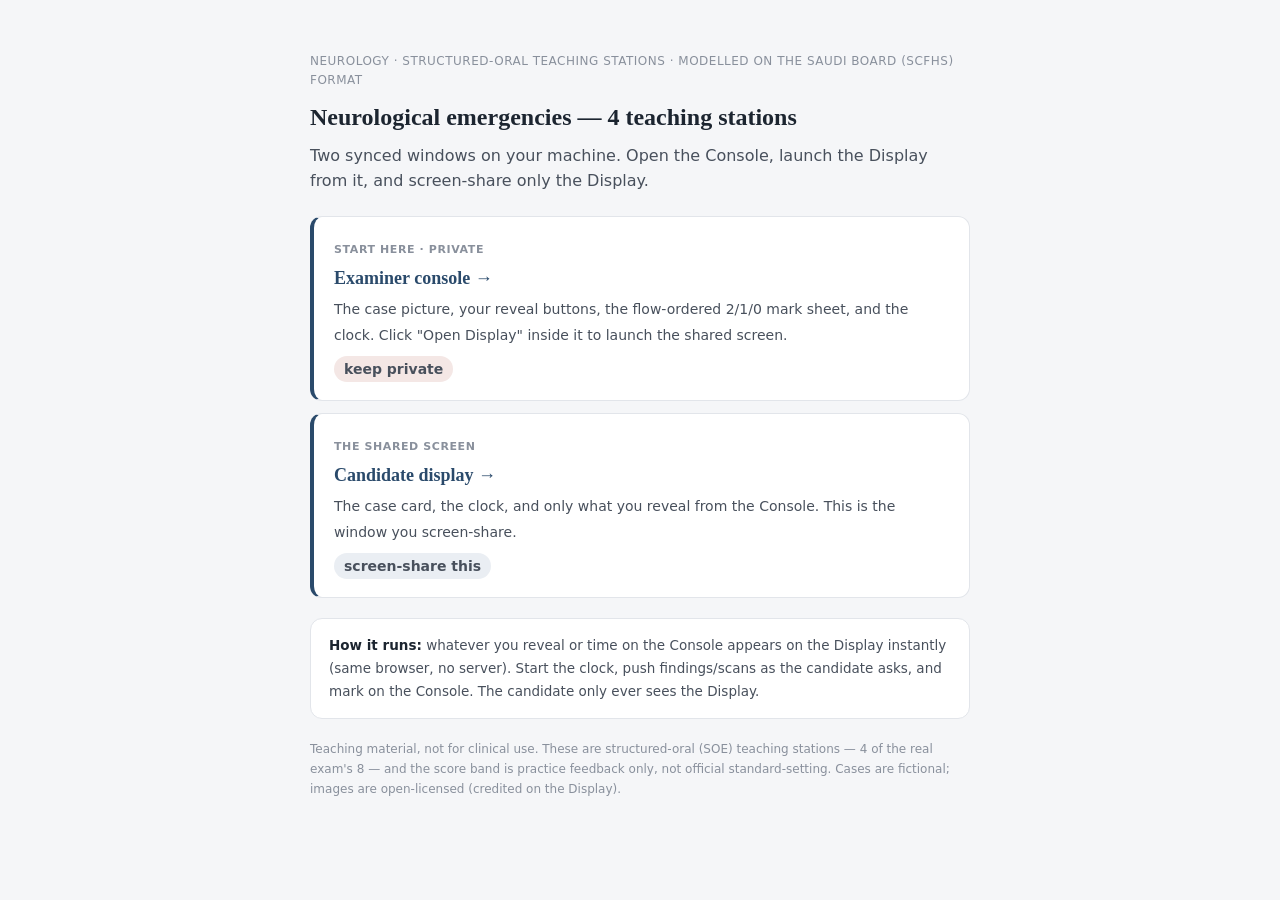
<file: index.html>
<!DOCTYPE html><html lang="en"><head><meta charset="UTF-8"><meta name="viewport" content="width=device-width, initial-scale=1.0"><title>Neurology OSCE — Emergencies (teaching)</title>
<style>body{font-family:ui-sans-serif,system-ui,-apple-system,"Segoe UI",Arial,sans-serif;background:#f5f6f8;color:#1c2530;line-height:1.6;margin:0}
.wrap{max-width:660px;margin:0 auto;padding:52px 22px}h1{font-family:Georgia,"Times New Roman",serif;font-weight:600;font-size:24px;margin:0 0 6px}
.sub{text-transform:uppercase;letter-spacing:.5px;font-size:12px;color:#89909c;margin:0 0 8px}
.lead{color:#48505c;margin:0 0 22px}
a.card{display:block;background:#fff;border:1px solid #e2e5ea;border-left:4px solid #2a4a6b;border-radius:12px;padding:18px 20px;margin:12px 0;text-decoration:none;color:inherit}
a.card:hover{border-color:#2a4a6b}
a.card .n{font-size:11px;font-weight:700;letter-spacing:.6px;text-transform:uppercase;color:#89909c}
a.card h2{font-family:Georgia,serif;font-weight:600;font-size:18px;margin:3px 0 4px;color:#2a4a6b}
a.card span{font-size:14px;color:#48505c}
.tag{display:inline-block;font-size:11px;font-weight:700;border-radius:20px;padding:2px 10px;margin-top:8px}
.share{background:#eaeef3;color:#2a4a6b}.priv{background:#f4e7e5;color:#9d3b33}
.note{background:#fff;border:1px solid #e2e5ea;border-radius:12px;padding:15px 18px;font-size:13.5px;color:#48505c;line-height:1.7;margin-top:20px}
.note b{color:#1c2530}.foot{font-size:12px;color:#89909c;margin-top:20px;line-height:1.7}</style></head>
<body><div class="wrap">
<p class="sub">Neurology · structured-oral teaching stations · modelled on the Saudi Board (SCFHS) format</p>
<h1>Neurological emergencies — 4 teaching stations</h1>
<p class="lead">Two synced windows on your machine. Open the Console, launch the Display from it, and screen-share only the Display.</p>

<a class="card" href="console.html"><span class="n">Start here · private</span><h2>Examiner console →</h2><span>The case picture, your reveal buttons, the flow-ordered 2/1/0 mark sheet, and the clock. Click "Open Display" inside it to launch the shared screen.</span><br><span class="tag priv">keep private</span></a>

<a class="card" href="display.html"><span class="n">The shared screen</span><h2>Candidate display →</h2><span>The case card, the clock, and only what you reveal from the Console. This is the window you screen-share.</span><br><span class="tag share">screen-share this</span></a>

<div class="note"><b>How it runs:</b> whatever you reveal or time on the Console appears on the Display instantly (same browser, no server). Start the clock, push findings/scans as the candidate asks, and mark on the Console. The candidate only ever sees the Display.</div>

<p class="foot">Teaching material, not for clinical use. These are structured-oral (SOE) teaching stations — 4 of the real exam's 8 — and the score band is practice feedback only, not official standard-setting. Cases are fictional; images are open-licensed (credited on the Display).</p>
</div></body></html>
</file>
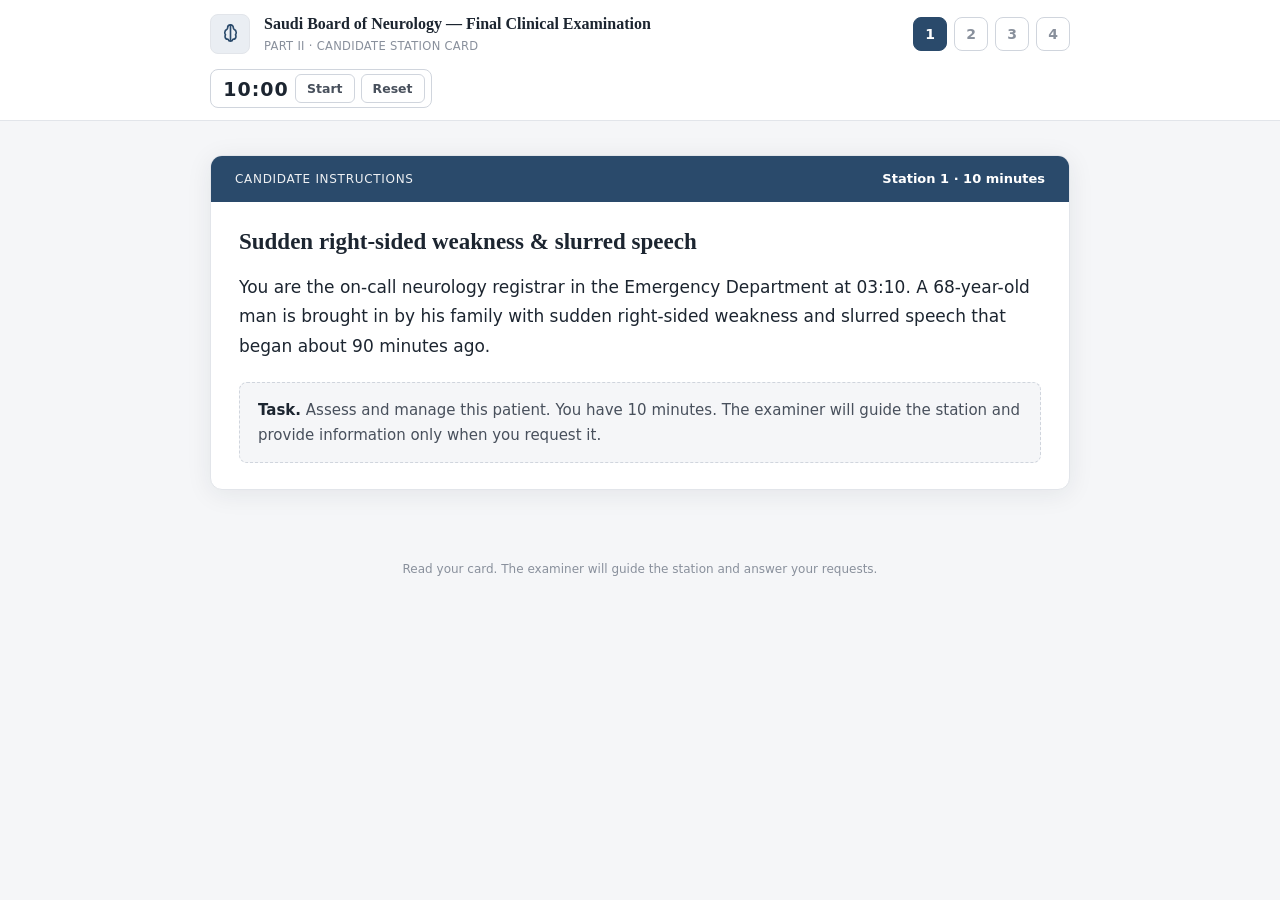
<file: candidate.html>
<!DOCTYPE html>
<html lang="en">
<head>
<meta charset="UTF-8" />
<meta name="viewport" content="width=device-width, initial-scale=1.0" />
<title>OSCE — Candidate Station Card</title>
<style>
  :root{
    --surface:#ffffff; --surface-2:#f5f6f8; --surface-3:#eceef2;
    --ink:#1c2530; --ink-soft:#48505c; --ink-faint:#89909c;
    --line:#e2e5ea; --line-strong:#d0d5dd; --accent:#2a4a6b; --accent-bg:#eaeef3;
    --danger:#9d3b33; --danger-bg:#f4e7e5;
    --radius:12px; --radius-sm:8px;
  }
  *{box-sizing:border-box} html,body{margin:0;padding:0}
  body{font-family:ui-sans-serif,system-ui,-apple-system,"Segoe UI",Roboto,Helvetica,Arial,sans-serif;color:var(--ink);background:var(--surface-2);line-height:1.5;-webkit-font-smoothing:antialiased}
  h1,.serif,.presenting-title{font-family:Georgia,"Iowan Old Style","Times New Roman",serif;font-weight:600}

  header.topbar{position:sticky;top:0;z-index:20;background:var(--surface);border-bottom:1px solid var(--line)}
  .topbar-inner{max-width:900px;margin:0 auto;padding:12px 20px;display:flex;align-items:center;gap:14px;flex-wrap:wrap}
  .crest{width:40px;height:40px;border-radius:8px;flex:none;background:var(--accent-bg);border:1px solid var(--line);display:grid;place-items:center}
  .crest svg{width:23px;height:23px;stroke:var(--accent)}
  .titlewrap h1{margin:0;font-size:16px;color:var(--ink)}
  .titlewrap p{margin:2px 0 0;font-size:11.5px;color:var(--ink-faint);letter-spacing:.3px;text-transform:uppercase}
  .spacer{flex:1}
  .nav{display:flex;gap:7px}
  .pill{appearance:none;width:34px;height:34px;border:1px solid var(--line-strong);background:var(--surface);color:var(--ink-faint);border-radius:8px;font-size:14px;font-weight:800;cursor:pointer;font-family:inherit}
  .pill:hover{border-color:var(--accent);color:var(--accent)}
  .pill.active{background:var(--accent);color:#fff;border-color:var(--accent)}
  .timerbox{display:flex;align-items:center;gap:6px;background:var(--surface);border:1px solid var(--line-strong);border-radius:8px;padding:4px 6px 4px 12px}
  .timerbox .t{font-variant-numeric:tabular-nums;font-weight:800;font-size:19px;letter-spacing:1px;min-width:66px;text-align:center}
  .timerbox.warn{background:var(--danger-bg);border-color:#d8b0ab} .timerbox.warn .t{color:var(--danger)}
  .tbtn{appearance:none;border:1px solid var(--line-strong);background:var(--surface);color:var(--ink-soft);padding:6px 11px;border-radius:6px;font-size:12.5px;font-weight:700;cursor:pointer;font-family:inherit}
  .tbtn:hover{background:var(--surface-3)}

  main{max-width:900px;margin:0 auto;padding:34px 20px 70px}
  .view{display:none;animation:fade .2s ease} .view.active{display:block}
  @keyframes fade{from{opacity:0;transform:translateY(6px)}to{opacity:1;transform:none}}

  .doorcard{background:var(--surface);border:1px solid var(--line);border-radius:var(--radius);box-shadow:0 4px 26px rgba(28,37,48,.08);overflow:hidden}
  .dc-head{background:var(--accent);color:#fff;padding:13px 24px;display:flex;justify-content:space-between;align-items:baseline;flex-wrap:wrap;gap:6px}
  .dc-head .l{font-size:12px;letter-spacing:.7px;text-transform:uppercase;opacity:.92}
  .dc-head .r{font-size:13px;font-weight:700}
  .dc-body{padding:26px 28px}
  .presenting-title{font-size:23px;line-height:1.25;margin:0 0 16px}
  .dc-vignette{font-size:17px;line-height:1.75;margin:0;color:var(--ink)}
  .dc-task{margin-top:20px;padding:15px 18px;background:var(--surface-2);border:1px dashed var(--line-strong);border-radius:var(--radius-sm);font-size:15px;color:var(--ink-soft);line-height:1.65}
  .dc-task b{color:var(--ink)}

  footer{max-width:900px;margin:0 auto;padding:0 20px 50px;color:var(--ink-faint);font-size:12px;text-align:center}
</style>
</head>
<body>

<header class="topbar">
  <div class="topbar-inner">
    <div class="crest" aria-hidden="true">
      <svg viewBox="0 0 24 24" fill="none" stroke-width="1.7" stroke-linecap="round" stroke-linejoin="round">
        <path d="M12 3c-2 0-3 1.4-3 3 0 .5 0 .9-.4 1.2C7 8 6 9.3 6 11c0 1 .3 1.7.8 2.3-.3.5-.5 1.1-.5 1.7 0 1.9 1.6 3 3.2 3 .3 1.2 1.3 2 2.5 2s2.2-.8 2.5-2c1.6 0 3.2-1.1 3.2-3 0-.6-.2-1.2-.5-1.7.5-.6.8-1.3.8-2.3 0-1.7-1-3-2.6-3.8C15 6.9 15 6.5 15 6c0-1.6-1-3-3-3Z"/><path d="M12 3v16"/>
      </svg>
    </div>
    <div class="titlewrap">
      <h1>Saudi Board of Neurology — Final Clinical Examination</h1>
      <p>Part II · Candidate station card</p>
    </div>
    <div class="spacer"></div>
    <nav class="nav" id="nav">
      <button class="pill active" data-target="s1">1</button>
      <button class="pill" data-target="s2">2</button>
      <button class="pill" data-target="s3">3</button>
      <button class="pill" data-target="s4">4</button>
    </nav>
    <div class="timerbox" id="timerBox">
      <span class="t" id="timerT">10:00</span>
      <button class="tbtn" id="tStart">Start</button>
      <button class="tbtn" id="tReset">Reset</button>
    </div>
  </div>
</header>

<main>
  <section class="view active" id="s1">
    <div class="doorcard">
      <div class="dc-head"><span class="l">Candidate instructions</span><span class="r">Station 1 · 10 minutes</span></div>
      <div class="dc-body">
        <h2 class="presenting-title">Sudden right-sided weakness &amp; slurred speech</h2>
        <p class="dc-vignette">You are the on-call neurology registrar in the Emergency Department at 03:10. A 68-year-old man is brought in by his family with sudden right-sided weakness and slurred speech that began about 90 minutes ago.</p>
        <div class="dc-task"><b>Task.</b> Assess and manage this patient. You have 10 minutes. The examiner will guide the station and provide information only when you request it.</div>
      </div>
    </div>
  </section>

  <section class="view" id="s2">
    <div class="doorcard">
      <div class="dc-head"><span class="l">Candidate instructions</span><span class="r">Station 2 · 10 minutes</span></div>
      <div class="dc-body">
        <h2 class="presenting-title">Progressive breathlessness &amp; difficulty swallowing</h2>
        <p class="dc-vignette">You are the medical registrar in the Emergency Department resuscitation area. A 34-year-old woman presents with three days of worsening breathlessness, nasal-sounding speech and difficulty swallowing. She can no longer lie flat.</p>
        <div class="dc-task"><b>Task.</b> Assess and manage this patient. You have 10 minutes. The examiner will guide the station and provide information only when you request it.</div>
      </div>
    </div>
  </section>

  <section class="view" id="s3">
    <div class="doorcard">
      <div class="dc-head"><span class="l">Candidate instructions</span><span class="r">Station 3 · 10 minutes</span></div>
      <div class="dc-body">
        <h2 class="presenting-title">Painful loss of vision in one eye</h2>
        <p class="dc-vignette">You are the on-call neurology registrar in the Emergency Department. A 27-year-old woman presents with four days of progressive blurring and dimming of vision in her left eye, with pain that is worse on eye movement and colours that look “washed out”.</p>
        <div class="dc-task"><b>Task.</b> Assess and manage this patient. You have 10 minutes. The examiner will guide the station and provide information only when you request it.</div>
      </div>
    </div>
  </section>

  <section class="view" id="s4">
    <div class="doorcard">
      <div class="dc-head"><span class="l">Candidate instructions</span><span class="r">Station 4 · 10 minutes</span></div>
      <div class="dc-body">
        <h2 class="presenting-title">Prolonged, ongoing convulsion</h2>
        <p class="dc-vignette">You are the medical registrar leading the resuscitation. A 24-year-old man has just arrived by ambulance and is convulsing — generalised tonic–clonic activity that, according to the paramedics, has been continuous for at least 8 minutes.</p>
        <div class="dc-task"><b>Task.</b> Manage this patient. You have 10 minutes. The examiner will guide the station and provide information only when you request it.</div>
      </div>
    </div>
  </section>
</main>

<footer>Read your card. The examiner will guide the station and answer your requests.</footer>

<script>
(function(){
  "use strict";
  function show(id){
    document.querySelectorAll('.view').forEach(function(v){v.classList.toggle('active',v.id===id);});
    document.querySelectorAll('.pill').forEach(function(p){p.classList.toggle('active',p.dataset.target===id);});
    window.scrollTo({top:0,behavior:'smooth'}); resetTimer();
  }
  document.getElementById('nav').addEventListener('click',function(e){var t=e.target.closest('[data-target]');if(t)show(t.dataset.target);});

  var total=600,remaining=600,tick=null;
  var tEl=document.getElementById('timerT'),box=document.getElementById('timerBox'),startBtn=document.getElementById('tStart');
  function render(){var m=Math.floor(remaining/60),s=remaining%60;tEl.textContent=(m<10?'0':'')+m+':'+(s<10?'0':'')+s;box.classList.toggle('warn',remaining<=120);}
  function stop(){clearInterval(tick);tick=null;startBtn.textContent='Start';}
  function resetTimer(){stop();remaining=total;render();}
  startBtn.addEventListener('click',function(){
    if(tick){stop();return;}
    if(remaining<=0)remaining=total;
    startBtn.textContent='Pause';
    tick=setInterval(function(){remaining--;render();if(remaining===120||remaining===0){try{beep(remaining===0?2:1);}catch(e){}}if(remaining<=0)stop();},1000);
  });
  document.getElementById('tReset').addEventListener('click',resetTimer);
  function beep(n){var ctx=new (window.AudioContext||window.webkitAudioContext)();for(var i=0;i<n;i++){(function(k){var o=ctx.createOscillator(),g=ctx.createGain();o.connect(g);g.connect(ctx.destination);o.type='sine';o.frequency.value=880;var t0=ctx.currentTime+k*0.35;g.gain.setValueAtTime(.001,t0);g.gain.exponentialRampToValueAtTime(.3,t0+.02);g.gain.exponentialRampToValueAtTime(.001,t0+.3);o.start(t0);o.stop(t0+.32);})(i);}}
  render();
})();
</script>
</body>
</html>
</file>
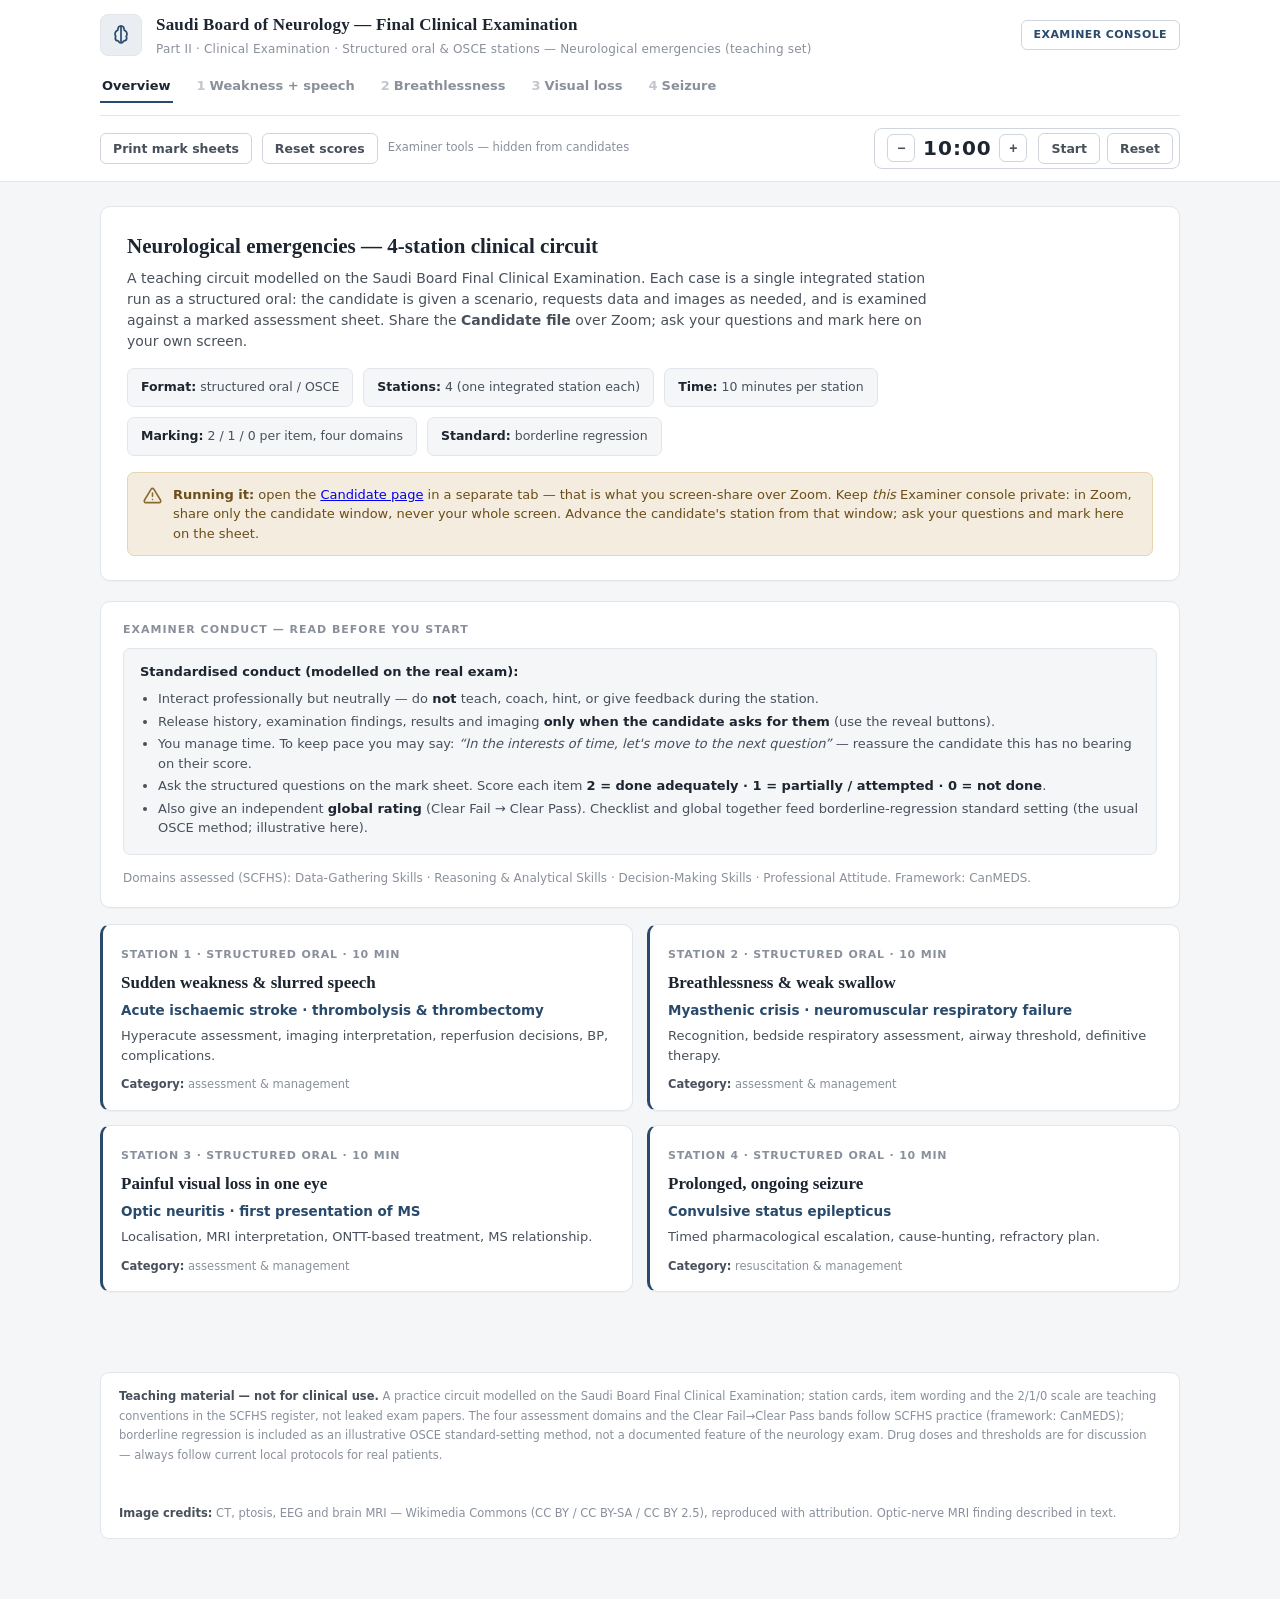
<file: examiner.html>
<!DOCTYPE html>
<html lang="en">
<head>
<meta charset="UTF-8" />
<meta name="viewport" content="width=device-width, initial-scale=1.0" />
<title>OSCE — Examiner Console (Part II)</title>
<style>
  :root{
    --surface:#ffffff; --surface-2:#f5f6f8; --surface-3:#eceef2;
    --ink:#1c2530; --ink-soft:#48505c; --ink-faint:#89909c;
    --line:#e2e5ea; --line-strong:#d0d5dd;
    --accent:#2a4a6b; --accent-bg:#eaeef3;
    --ok:#2f6b4f; --ok-bg:#e9f1ec;
    --warn:#8a6a2f; --warn-bg:#f3ecdf;
    --danger:#9d3b33; --danger-bg:#f4e7e5;
    --shadow:0 1px 1px rgba(28,37,48,.03); --shadow-lg:0 2px 10px rgba(28,37,48,.08);
    --radius:10px; --radius-sm:7px;
  }
  *{box-sizing:border-box}
  html,body{margin:0;padding:0}
  body{
    font-family:ui-sans-serif,system-ui,-apple-system,"Segoe UI",Roboto,Helvetica,Arial,sans-serif;
    color:var(--ink); background:var(--surface-2); line-height:1.5; -webkit-font-smoothing:antialiased;
  }
  h1,h2,h3,.serif,.presenting-title,.dx-title,.station-head .badge,.hero h2,.card>h3,.ovcard h3{
    font-family:Georgia,"Iowan Old Style","Times New Roman",serif;font-weight:600;
  }

  /* ---------------- Header ---------------- */
  header.topbar{position:sticky;top:0;z-index:50;background:var(--surface);border-bottom:1px solid var(--line)}
  .topbar-inner{max-width:1120px;margin:0 auto;padding:12px 20px}
  .brandrow{display:flex;align-items:center;gap:14px;flex-wrap:wrap}
  .crest{width:42px;height:42px;border-radius:8px;flex:none;background:var(--accent-bg);border:1px solid var(--line);display:grid;place-items:center}
  .crest svg{width:24px;height:24px;stroke:var(--accent)}
  .titlewrap h1{margin:0;font-size:17px;letter-spacing:.2px;color:var(--ink)}
  .titlewrap p{margin:2px 0 0;font-size:12px;color:var(--ink-faint);letter-spacing:.2px}
  .spacer{flex:1}
  .modewrap{display:flex;align-items:center;gap:9px}
  .mode-label{font-size:11px;color:var(--ink-faint);text-transform:uppercase;letter-spacing:.8px}
  .toggle{--w:210px;position:relative;width:var(--w);height:38px;border-radius:8px;background:var(--surface-3);border:1px solid var(--line-strong);cursor:pointer;padding:0;overflow:hidden;flex:none}
  .toggle .knob{position:absolute;top:3px;left:3px;height:30px;width:calc(var(--w)/2 - 3px);background:var(--surface);border-radius:6px;transition:transform .22s cubic-bezier(.4,.1,.2,1);box-shadow:0 1px 2px rgba(0,0,0,.12)}
  body.examiner-mode .toggle .knob{transform:translateX(calc(var(--w)/2))}
  .toggle .opt{position:absolute;top:0;height:38px;width:calc(var(--w)/2);display:grid;place-items:center;font-size:12.5px;font-weight:700;letter-spacing:.2px;z-index:2}
  .toggle .opt.cand{left:0;color:var(--ink)} .toggle .opt.exam{right:0;color:var(--ink-faint)}
  body.examiner-mode .toggle .opt.cand{color:var(--ink-faint)} body.examiner-mode .toggle .opt.exam{color:var(--ink)}

  .navrow{display:flex;gap:0;flex-wrap:wrap;margin-top:12px}
  .pill{appearance:none;border:0;border-bottom:2px solid transparent;background:transparent;color:var(--ink-faint);padding:8px 2px;margin-right:22px;font-size:13px;font-weight:600;cursor:pointer;font-family:inherit}
  .pill:hover{color:var(--ink)}
  .pill.active{color:var(--ink);border-bottom-color:var(--accent)}
  .pill .num{opacity:.5;margin-right:4px;font-weight:800}

  .toolsrow{display:none;align-items:center;gap:10px;flex-wrap:wrap;margin-top:12px;padding-top:12px;border-top:1px solid var(--line)}
  body.examiner-mode .toolsrow{display:flex}
  .tool-btn{appearance:none;border:1px solid var(--line-strong);background:var(--surface);color:var(--ink-soft);padding:7px 12px;border-radius:6px;font-size:12.5px;font-weight:600;cursor:pointer;font-family:inherit}
  .tool-btn:hover{background:var(--surface-3)}
  .toolsrow .hint{font-size:11.5px;color:var(--ink-faint)}
  .timerbox{margin-left:auto;display:flex;align-items:center;gap:7px;background:var(--surface);border:1px solid var(--line-strong);border-radius:8px;padding:4px 6px 4px 12px}
  .timerbox .t{font-variant-numeric:tabular-nums;font-weight:800;font-size:20px;letter-spacing:1px;min-width:70px;text-align:center;color:var(--ink)}
  .timerbox.warn{background:var(--danger-bg);border-color:#d8b0ab}
  .timerbox.warn .t{color:var(--danger)}
  .mini{appearance:none;border:1px solid var(--line-strong);background:var(--surface);color:var(--ink-soft);width:28px;height:28px;border-radius:6px;font-size:14px;cursor:pointer;font-weight:800}
  .mini:hover{background:var(--surface-3)}

  /* ---------------- Layout ---------------- */
  main{max-width:1120px;margin:0 auto;padding:24px 20px 80px}
  .view{display:none;animation:fade .2s ease}
  .view.active{display:block}
  @keyframes fade{from{opacity:0;transform:translateY(5px)}to{opacity:1;transform:none}}

  .card{background:var(--surface);border:1px solid var(--line);border-radius:var(--radius);padding:20px 22px;box-shadow:var(--shadow);margin-bottom:16px}
  .card>h3{margin:0 0 10px;font-size:16px}
  .kicker{font-size:11px;font-weight:800;letter-spacing:1px;text-transform:uppercase;color:var(--ink-faint);margin-bottom:9px}

  /* Overview */
  .hero{background:var(--surface);border:1px solid var(--line);border-radius:var(--radius);padding:24px 26px;box-shadow:var(--shadow);margin-bottom:20px}
  .hero h2{margin:0 0 6px;font-size:21px}
  .hero p{margin:0;color:var(--ink-soft);font-size:14px;max-width:820px}
  .factrow{display:flex;gap:10px;flex-wrap:wrap;margin-top:16px}
  .fact{background:var(--surface-2);border:1px solid var(--line);border-radius:var(--radius-sm);padding:9px 13px;font-size:12.5px;color:var(--ink-soft)}
  .fact b{color:var(--ink)}
  .callout{margin-top:16px;display:flex;gap:11px;align-items:flex-start;background:var(--warn-bg);border:1px solid #e6d5b0;border-radius:var(--radius-sm);padding:12px 15px;color:#6b4e18;font-size:13px}
  .callout svg{flex:none;margin-top:1px;stroke:var(--warn)}

  .ovgrid{display:grid;grid-template-columns:repeat(2,1fr);gap:14px}
  .ovcard{background:var(--surface);border:1px solid var(--line);border-left:3px solid var(--accent);border-radius:var(--radius);padding:16px 18px;box-shadow:var(--shadow);cursor:pointer;transition:box-shadow .15s}
  .ovcard:hover{box-shadow:var(--shadow-lg)}
  .ovcard .st-tag{font-size:11px;font-weight:800;letter-spacing:.8px;text-transform:uppercase;color:var(--ink-faint)}
  .ovcard h3{margin:5px 0 5px;font-size:17px}
  .ovcard-dx{margin:0 0 6px;font-weight:700;color:var(--accent);font-size:13.5px}
  .ovcard p{margin:0;color:var(--ink-soft);font-size:13px}
  .ovcard .meta{margin-top:11px;display:flex;gap:14px;font-size:11.5px;color:var(--ink-faint);flex-wrap:wrap}
  .ovcard .meta b{color:var(--ink-soft)}

  /* Station head */
  .station-head{display:flex;align-items:center;gap:15px;flex-wrap:wrap;background:var(--surface);border:1px solid var(--line);border-top:2px solid var(--accent);border-radius:var(--radius);padding:15px 20px;box-shadow:var(--shadow);margin-bottom:16px}
  .station-head .badge{width:48px;height:48px;border-radius:9px;flex:none;background:var(--accent-bg);color:var(--accent);display:grid;place-items:center;font-size:22px}
  .presenting-title{font-size:20px;font-weight:600;line-height:1.2}
  body.examiner-mode .presenting-title{font-size:12px;font-weight:800;letter-spacing:.6px;text-transform:uppercase;color:var(--ink-faint);margin-bottom:2px;font-family:ui-sans-serif,system-ui,sans-serif}
  .dx-title{display:none;margin:0;font-size:20px}
  body.examiner-mode .dx-title{display:block}
  .station-head .sub{margin:3px 0 0;font-size:12px;color:var(--ink-faint);text-transform:uppercase;letter-spacing:.8px;font-weight:700}
  .scorechip{margin-left:auto;display:none;align-items:center;gap:12px;background:var(--surface-2);border:1px solid var(--line);border-radius:9px;padding:8px 14px}
  body.examiner-mode .scorechip{display:flex}
  .scorechip .val{font-size:18px;font-weight:800;font-variant-numeric:tabular-nums}
  .scorechip .lab{font-size:10px;color:var(--ink-faint);text-transform:uppercase;letter-spacing:.6px}
  .scorechip .band{font-size:11.5px;font-weight:800;padding:3px 10px;border-radius:999px;white-space:nowrap}
  .b-cf{background:var(--danger-bg);color:var(--danger)} .b-bf{background:#f6ede0;color:var(--warn)}
  .b-bp{background:#eef4ee;color:var(--ok)} .b-cp{background:var(--ok-bg);color:var(--ok)} .b-ex{background:var(--accent-bg);color:var(--accent)}

  /* Candidate door card */
  .doorcard{background:var(--surface);border:1px solid var(--line);border-radius:var(--radius);box-shadow:var(--shadow);margin-bottom:16px;overflow:hidden}
  .doorcard .dc-head{background:var(--accent);color:#fff;padding:12px 20px;display:flex;justify-content:space-between;align-items:baseline;flex-wrap:wrap;gap:6px}
  .doorcard .dc-head .l{font-size:12px;letter-spacing:.6px;text-transform:uppercase;opacity:.9}
  .doorcard .dc-head .r{font-size:12.5px;font-weight:700}
  .doorcard .dc-body{padding:18px 22px}
  .dc-row{display:flex;gap:14px;margin:11px 0;font-size:14px}
  .dc-row:first-child{margin-top:0}
  .dc-row b{min-width:150px;flex:none;color:var(--ink-soft);font-weight:700}
  .dc-row ol,.dc-row ul{margin:0;padding-left:20px} .dc-row li{margin:3px 0}
  .dc-vignette{font-size:15.5px;line-height:1.7;margin:0;color:var(--ink)}
  .dc-instr{margin-top:14px;padding:12px 15px;background:var(--surface-2);border:1px dashed var(--line-strong);border-radius:var(--radius-sm);font-size:13px;color:var(--ink-soft)}

  /* stimulus reveals (candidate) */
  .reveals{display:flex;gap:9px;flex-wrap:wrap}
  .reveal-btn{appearance:none;border:1px solid var(--line-strong);color:var(--ink-soft);background:var(--surface);padding:9px 15px;border-radius:6px;font-size:13px;font-weight:600;cursor:pointer;display:inline-flex;align-items:center;gap:8px;font-family:inherit}
  .reveal-btn:hover{background:var(--surface-3)}
  .reveal-btn.opened{background:var(--accent);border-color:var(--accent);color:#fff}
  .reveal-btn .chev{transition:transform .2s} .reveal-btn.opened .chev{transform:rotate(90deg)}
  .reveal-panel{display:none;margin-top:14px;animation:fade .18s ease} .reveal-panel.show{display:block}

  .vitals{display:grid;grid-template-columns:repeat(auto-fit,minmax(115px,1fr));gap:9px}
  .vital{background:var(--surface-2);border:1px solid var(--line);border-radius:8px;padding:9px 11px;text-align:center}
  .vital .lab{font-size:10.5px;color:var(--ink-faint);text-transform:uppercase;letter-spacing:.5px}
  .vital .num{font-size:19px;font-weight:800;margin-top:2px;font-variant-numeric:tabular-nums}
  .vital.flag .num{color:var(--danger)} .vital.warn2 .num{color:var(--warn)}
  .datagrid{display:grid;grid-template-columns:repeat(auto-fit,minmax(150px,1fr));gap:9px}
  .datapill{background:var(--surface-2);border:1px solid var(--line);border-radius:8px;padding:9px 12px;font-size:13px}
  .datapill b{display:block;font-size:10.5px;color:var(--ink-faint);text-transform:uppercase;letter-spacing:.5px;margin-bottom:2px}
  .findlist{list-style:none;margin:0;padding:0}
  .findlist li{padding:8px 0;border-bottom:1px solid var(--line);font-size:13.7px;display:flex;gap:10px}
  .findlist li:last-child{border-bottom:0}
  .findlist li::before{content:"";width:6px;height:6px;border-radius:50%;background:var(--accent);margin-top:7px;flex:none}

  figure.fig{margin:0}
  figure.fig img{width:100%;height:auto;max-height:460px;object-fit:contain;display:block;border:1px solid var(--line);border-radius:8px;background:#0b0d11}
  figure.fig svg{width:100%;height:auto;display:block;border:1px solid var(--line);border-radius:8px;background:#fff}
  figure.fig figcaption{font-size:11.5px;color:var(--ink-faint);margin-top:7px;text-align:center}
  figure.fig figcaption .cred{display:block;font-size:10.5px;opacity:.8;margin-top:2px}

  /* Examiner-only */
  .examiner-only{display:none} body.examiner-mode .examiner-only{display:block}
  .exam-banner{display:none;align-items:center;gap:11px;background:var(--surface);border:1px solid var(--line);border-left:2px solid var(--accent);border-radius:var(--radius-sm);padding:11px 15px;margin-bottom:16px;color:var(--ink-soft);font-size:13px}
  body.examiner-mode .exam-banner{display:flex}
  .exam-banner svg{flex:none;stroke:var(--accent)}
  .conduct{background:var(--surface-2);border:1px solid var(--line);border-radius:var(--radius-sm);padding:13px 16px;font-size:13px;color:var(--ink-soft);margin-bottom:14px}
  .conduct b{color:var(--ink)}
  .conduct ul{margin:8px 0 0;padding-left:18px} .conduct li{margin:3px 0}

  /* Assessment sheet */
  .sheet{border:1px solid var(--line);border-radius:var(--radius);overflow:hidden}
  .sheet-scale{display:flex;gap:16px;flex-wrap:wrap;padding:10px 16px;background:var(--surface-3);font-size:11.5px;color:var(--ink-soft);border-bottom:1px solid var(--line)}
  .sheet-scale b{color:var(--ink)}
  .domain{border-bottom:1px solid var(--line)}
  .domain-head{display:flex;justify-content:space-between;align-items:center;padding:9px 16px;background:var(--surface-2);font-size:11.5px;font-weight:800;letter-spacing:.5px;text-transform:uppercase;color:var(--accent)}
  .domain-head .dsub{font-variant-numeric:tabular-nums;color:var(--ink-faint);font-weight:700}
  .item{display:grid;grid-template-columns:1fr 118px;gap:12px;align-items:start;padding:12px 16px;border-top:1px solid var(--line)}
  .domain-head + .item{border-top:0}
  .item:hover{background:var(--surface-2)}
  .item-main{display:flex;gap:11px}
  .item-main .qn{width:22px;height:22px;flex:none;border-radius:6px;background:var(--accent);color:#fff;display:grid;place-items:center;font-size:12px;font-weight:700;margin-top:1px}
  .item .q{font-size:14px;font-weight:600;color:var(--ink)}
  .item .model{font-size:12.8px;color:var(--ink-soft);margin-top:4px}
  .item .model b{color:var(--ink)}
  .item .crit{display:inline-block;font-size:10px;font-weight:800;color:var(--danger);letter-spacing:.4px;margin-top:4px}
  .score{display:flex;gap:5px;justify-content:flex-end}
  .score label{cursor:pointer}
  .score input{position:absolute;opacity:0;width:0;height:0}
  .score span{display:grid;place-items:center;width:32px;height:32px;border:1px solid var(--line-strong);border-radius:7px;font-size:14px;font-weight:800;color:var(--ink-faint);background:var(--surface);transition:.1s}
  .score label:hover span{border-color:var(--accent)}
  .score input:checked + span{background:var(--accent);border-color:var(--accent);color:#fff}
  .score .s0 input:checked + span{background:var(--ink-faint);border-color:var(--ink-faint)}

  .sheet-foot{display:flex;align-items:center;gap:16px;flex-wrap:wrap;padding:14px 16px;background:var(--surface-2);border-top:2px solid var(--line-strong)}
  .sheet-foot .total{font-size:15px;font-weight:800}
  .sheet-foot .total span{color:var(--accent)}
  .bar{flex:1;min-width:150px;height:10px;border-radius:999px;background:var(--surface-3);overflow:hidden;border:1px solid var(--line)}
  .bar .fill{height:100%;width:0;background:var(--accent);transition:width .3s}
  .bandnote{font-size:12px;color:var(--ink-faint)}

  .global{margin-top:16px}
  .global .lab{font-size:11px;font-weight:800;letter-spacing:.6px;text-transform:uppercase;color:var(--ink-faint);margin-bottom:8px}
  .grating{display:flex;gap:8px;flex-wrap:wrap}
  .grating label{border:1px solid var(--line-strong);border-radius:8px;padding:8px 13px;font-size:12.5px;font-weight:700;cursor:pointer;color:var(--ink-soft)}
  .grating input{display:none}
  .grating label:hover{border-color:var(--accent)}
  .grating input:checked + label{background:var(--accent);color:#fff;border-color:var(--accent)}
  .std-note{margin-top:12px;font-size:11.5px;color:var(--ink-faint);line-height:1.6;background:var(--surface-2);border:1px solid var(--line);border-radius:var(--radius-sm);padding:11px 14px}
  .notes{margin-top:12px} .notes textarea{width:100%;min-height:64px;border:1px solid var(--line);border-radius:8px;padding:11px;font-family:inherit;font-size:13px;resize:vertical;color:var(--ink)}
  .notes textarea:focus{outline:2px solid var(--accent);border-color:var(--accent)}

  .stationnav{display:flex;justify-content:space-between;margin-top:8px;gap:10px}
  .stationnav button{appearance:none;border:1px solid var(--line-strong);background:var(--surface);color:var(--ink-soft);padding:10px 17px;border-radius:8px;font-size:13.5px;font-weight:700;cursor:pointer;font-family:inherit}
  .stationnav button:hover{border-color:var(--accent);color:var(--accent)}

  footer.foot{max-width:1120px;margin:0 auto;padding:0 20px 60px;color:var(--ink-faint);font-size:11.5px}
  .disc{background:var(--surface);border:1px solid var(--line);border-radius:9px;padding:14px 18px;line-height:1.7}
  .disc b{color:var(--ink-soft)}

  @media (max-width:820px){
    .ovgrid{grid-template-columns:1fr}
    .item{grid-template-columns:1fr;gap:8px} .score{justify-content:flex-start}
    .dc-row{flex-direction:column;gap:3px} .dc-row b{min-width:0}
  }
  /* Present-to-candidate: locked projection (opened via #present=sN) shows ONLY the door card */
  body.present-mode header.topbar,
  body.present-mode footer.foot,
  body.present-mode .stationnav,
  body.present-mode .station-head,
  body.present-mode .exam-banner{display:none!important}
  body.present-mode main{max-width:900px;padding-top:36px}
  body.present-mode .doorcard{box-shadow:0 4px 26px rgba(28,37,48,.10)}

  @media print{
    /* examiner content prints only in examiner mode → native Ctrl+P in candidate mode leaks nothing */
    header.topbar,.reveals,.reveal-btn,.stationnav,.exam-banner,.callout,.factrow,.doorcard,#overview{display:none!important}
    body{background:#fff}
    body.examiner-mode .view{display:block!important}
    body.examiner-mode .reveal-panel{display:block!important}
    body.examiner-mode .examiner-only{display:block!important}
    body.examiner-mode .card.examiner-only:has(.reveals){display:none!important}
    .card,.station-head,.hero,.sheet{box-shadow:none;break-inside:avoid}
    .view{page-break-after:always}
    .score input:checked + span{-webkit-print-color-adjust:exact;print-color-adjust:exact}
  }
</style>
</head>
<body class="examiner-mode">

<header class="topbar">
  <div class="topbar-inner">
    <div class="brandrow">
      <div class="crest" aria-hidden="true">
        <svg viewBox="0 0 24 24" fill="none" stroke-width="1.7" stroke-linecap="round" stroke-linejoin="round">
          <path d="M12 3c-2 0-3 1.4-3 3 0 .5 0 .9-.4 1.2C7 8 6 9.3 6 11c0 1 .3 1.7.8 2.3-.3.5-.5 1.1-.5 1.7 0 1.9 1.6 3 3.2 3 .3 1.2 1.3 2 2.5 2s2.2-.8 2.5-2c1.6 0 3.2-1.1 3.2-3 0-.6-.2-1.2-.5-1.7.5-.6.8-1.3.8-2.3 0-1.7-1-3-2.6-3.8C15 6.9 15 6.5 15 6c0-1.6-1-3-3-3Z"/><path d="M12 3v16"/>
        </svg>
      </div>
      <div class="titlewrap">
        <h1>Saudi Board of Neurology — Final Clinical Examination</h1>
        <p>Part II · Clinical Examination · Structured oral &amp; OSCE stations — Neurological emergencies (teaching set)</p>
      </div>
      <div class="spacer"></div>
      <div class="modewrap">
        <span class="mode-label" style="border:1px solid var(--line-strong);border-radius:6px;padding:6px 12px;color:var(--accent);font-weight:700;letter-spacing:.4px">Examiner console</span>
      </div>
    </div>

    <nav class="navrow" id="nav">
      <button class="pill active" data-target="overview">Overview</button>
      <button class="pill" data-target="s1"><span class="num">1</span>Weakness + speech</button>
      <button class="pill" data-target="s2"><span class="num">2</span>Breathlessness</button>
      <button class="pill" data-target="s3"><span class="num">3</span>Visual loss</button>
      <button class="pill" data-target="s4"><span class="num">4</span>Seizure</button>
    </nav>

    <div class="toolsrow">
      <button class="tool-btn" id="printBtn">Print mark sheets</button>
      <button class="tool-btn" id="resetBtn">Reset scores</button>
      <span class="hint">Examiner tools — hidden from candidates</span>
      <div class="timerbox" id="timerBox">
        <button class="mini" id="tMinus" title="minus 1 min">−</button>
        <span class="t" id="timerT">10:00</span>
        <button class="mini" id="tPlus" title="plus 1 min">+</button>
        <button class="tool-btn" id="tStart" style="margin-left:4px">Start</button>
        <button class="tool-btn" id="tReset">Reset</button>
      </div>
    </div>
  </div>
</header>

<main>

  <!-- ===================== OVERVIEW ===================== -->
  <section class="view active" id="overview">
    <div class="hero">
      <h2>Neurological emergencies — 4-station clinical circuit</h2>
      <p>A teaching circuit modelled on the Saudi Board Final Clinical Examination. Each case is a single integrated station run as a structured oral: the candidate is given a scenario, requests data and images as needed, and is examined against a marked assessment sheet. Share the <b>Candidate file</b> over Zoom; ask your questions and mark here on your own screen.</p>
      <div class="factrow">
        <div class="fact"><b>Format:</b> structured oral / OSCE</div>
        <div class="fact"><b>Stations:</b> 4 (one integrated station each)</div>
        <div class="fact"><b>Time:</b> 10 minutes per station</div>
        <div class="fact"><b>Marking:</b> 2 / 1 / 0 per item, four domains</div>
        <div class="fact"><b>Standard:</b> borderline regression</div>
      </div>
      <div class="callout">
        <svg width="19" height="19" viewBox="0 0 24 24" fill="none" stroke-width="2" stroke-linecap="round"><path d="M12 9v4m0 4h.01M10.3 3.9 1.8 18a2 2 0 0 0 1.7 3h17a2 2 0 0 0 1.7-3L13.7 3.9a2 2 0 0 0-3.4 0Z"/></svg>
        <div><b>Running it:</b> open the <a href="candidate.html" target="_blank" rel="noopener">Candidate page</a> in a separate tab — that is what you screen-share over Zoom. Keep <em>this</em> Examiner console private: in Zoom, share only the candidate window, never your whole screen. Advance the candidate's station from that window; ask your questions and mark here on the sheet.</div>
      </div>
    </div>

    <div class="card examiner-only">
      <div class="kicker">Examiner conduct — read before you start</div>
      <div class="conduct">
        <b>Standardised conduct (modelled on the real exam):</b>
        <ul>
          <li>Interact professionally but neutrally — do <b>not</b> teach, coach, hint, or give feedback during the station.</li>
          <li>Release history, examination findings, results and imaging <b>only when the candidate asks for them</b> (use the reveal buttons).</li>
          <li>You manage time. To keep pace you may say: <em>“In the interests of time, let's move to the next question”</em> — reassure the candidate this has no bearing on their score.</li>
          <li>Ask the structured questions on the mark sheet. Score each item <b>2 = done adequately · 1 = partially / attempted · 0 = not done</b>.</li>
          <li>Also give an independent <b>global rating</b> (Clear Fail → Clear Pass). Checklist and global together feed borderline-regression standard setting (the usual OSCE method; illustrative here).</li>
        </ul>
      </div>
      <p style="font-size:12px;color:var(--ink-faint);margin:0">Domains assessed (SCFHS): Data-Gathering Skills · Reasoning &amp; Analytical Skills · Decision-Making Skills · Professional Attitude. Framework: CanMEDS.</p>
    </div>

    <div class="ovgrid">
      <div class="ovcard" data-target="s1"><span class="st-tag">Station 1 · Structured oral · 10 min</span>
        <h3>Sudden weakness &amp; slurred speech</h3>
        <div class="ovcard-dx examiner-only">Acute ischaemic stroke · thrombolysis &amp; thrombectomy</div>
        <p class="examiner-only">Hyperacute assessment, imaging interpretation, reperfusion decisions, BP, complications.</p>
        <div class="meta"><span><b>Category:</b> assessment &amp; management</span></div>
      </div>
      <div class="ovcard" data-target="s2"><span class="st-tag">Station 2 · Structured oral · 10 min</span>
        <h3>Breathlessness &amp; weak swallow</h3>
        <div class="ovcard-dx examiner-only">Myasthenic crisis · neuromuscular respiratory failure</div>
        <p class="examiner-only">Recognition, bedside respiratory assessment, airway threshold, definitive therapy.</p>
        <div class="meta"><span><b>Category:</b> assessment &amp; management</span></div>
      </div>
      <div class="ovcard" data-target="s3"><span class="st-tag">Station 3 · Structured oral · 10 min</span>
        <h3>Painful visual loss in one eye</h3>
        <div class="ovcard-dx examiner-only">Optic neuritis · first presentation of MS</div>
        <p class="examiner-only">Localisation, MRI interpretation, ONTT-based treatment, MS relationship.</p>
        <div class="meta"><span><b>Category:</b> assessment &amp; management</span></div>
      </div>
      <div class="ovcard" data-target="s4"><span class="st-tag">Station 4 · Structured oral · 10 min</span>
        <h3>Prolonged, ongoing seizure</h3>
        <div class="ovcard-dx examiner-only">Convulsive status epilepticus</div>
        <p class="examiner-only">Timed pharmacological escalation, cause-hunting, refractory plan.</p>
        <div class="meta"><span><b>Category:</b> resuscitation &amp; management</span></div>
      </div>
    </div>
  </section>

  <!-- ===================== STATION 1 ===================== -->
  <section class="view" id="s1">
    <div class="station-head">
      <div class="badge">1</div>
      <div>
        <div class="presenting-title">Sudden right-sided weakness &amp; slurred speech</div>
        <h2 class="dx-title">Acute ischaemic stroke</h2>
        <div class="sub">Station 1 · Structured oral · 10 minutes</div>
      </div>
      <div class="scorechip"><div><div class="lab">Checklist</div><div class="val" data-score="s1">0 / 0</div></div><div class="band b-cf" data-band="s1">Clear Fail</div></div>
    </div>

    <div class="doorcard">
      <div class="dc-head"><span class="l">Candidate instructions</span><span class="r">Station 1 · 10 minutes</span></div>
      <div class="dc-body">
        <p class="dc-vignette">You are the on-call neurology registrar in the Emergency Department at 03:10. A 68-year-old man is brought in by his family with sudden right-sided weakness and slurred speech that began about 90 minutes ago.</p>
        <div class="dc-instr"><b>Task.</b> Assess and manage this patient. You have 10 minutes. The examiner will guide the station and provide information only when you request it.</div>
      </div>
    </div>

    <div class="card examiner-only">
      <div class="kicker">Examiner materials — release ONLY when the candidate specifically asks for them</div>
      <div class="reveals">
        <button class="reveal-btn" data-panel="s1ph"><span class="chev">▸</span> History / background</button>
        <button class="reveal-btn" data-panel="s1p0"><span class="chev">▸</span> Vital signs</button>
        <button class="reveal-btn" data-panel="s1p1"><span class="chev">▸</span> Examination / NIHSS</button>
        <button class="reveal-btn" data-panel="s1p2"><span class="chev">▸</span> Bloods &amp; ECG</button>
        <button class="reveal-btn" data-panel="s1p3"><span class="chev">▸</span> Non-contrast CT head</button>
      </div>
      <div class="reveal-panel" id="s1ph">
        <ul class="findlist">
          <li>Last seen well 90 minutes ago; found unable to lift the right arm and speaking unclearly.</li>
          <li>Past history: hypertension, type 2 diabetes, atrial fibrillation — <b>not</b> on anticoagulation.</li>
          <li>No recent surgery, trauma or bleeding; on no anticoagulants; independent at baseline.</li>
        </ul>
      </div>
      <div class="reveal-panel" id="s1p0">
        <div class="vitals">
          <div class="vital warn2"><div class="lab">BP</div><div class="num">182/98</div></div>
          <div class="vital"><div class="lab">HR</div><div class="num">98 irr</div></div>
          <div class="vital"><div class="lab">RR</div><div class="num">16</div></div>
          <div class="vital"><div class="lab">SpO₂</div><div class="num">97%</div></div>
          <div class="vital"><div class="lab">Temp</div><div class="num">36.8</div></div>
          <div class="vital"><div class="lab">Glucose</div><div class="num">8.1</div></div>
        </div>
      </div>
      <div class="reveal-panel" id="s1p1">
        <ul class="findlist">
          <li>Alert (GCS 15); dysarthric with expressive dysphasia (non-fluent, naming impaired).</li>
          <li>Forced gaze deviation to the left; right homonymous hemianopia.</li>
          <li>Right lower facial droop; right arm 1/5, right leg 2/5; reduced sensation and inattention on the right.</li>
          <li><b>NIHSS ≈ 18</b> (moderate–severe).</li>
        </ul>
      </div>
      <div class="reveal-panel" id="s1p2">
        <div class="datagrid">
          <div class="datapill"><b>Glucose</b>8.1 mmol/L</div><div class="datapill"><b>Platelets</b>246 ×10⁹/L</div>
          <div class="datapill"><b>INR</b>1.0</div><div class="datapill"><b>aPTT</b>Normal</div>
          <div class="datapill"><b>Creatinine</b>84 µmol/L</div><div class="datapill"><b>ECG</b>Atrial fibrillation ~98</div>
        </div>
      </div>
      <div class="reveal-panel" id="s1p3">
        <figure class="fig">
          <img src="osce-images/stroke-ct.jpg" alt="Non-contrast CT head, hyperdense left MCA sign" loading="lazy">
          <figcaption>Non-contrast CT — hyperdense <b>left</b> MCA (“dense artery”) sign; no haemorrhage. CTA (on request): occlusion of the left M1 segment.
            <span class="cred">Image: Wikimedia Commons, CC BY-SA 3.0.</span></figcaption>
        </figure>
      </div>
    </div>

    <div class="exam-banner">
      <svg width="18" height="18" viewBox="0 0 24 24" fill="none" stroke-width="2" stroke-linecap="round"><path d="M2 12s3.5-7 10-7 10 7 10 7-3.5 7-10 7-10-7-10-7Z"/><circle cx="12" cy="12" r="3"/></svg>
      <span><b>Examiner mark sheet below.</b> Ask each item; score 2 / 1 / 0. Do not share this view.</span>
    </div>

    <div class="card examiner-only">
      <div class="kicker">Examinee assessment sheet — Station 1 (Acute stroke &amp; thrombolysis)</div>
      <div class="sheet" data-station="s1">
        <div class="sheet-scale"><span><b>2</b> Done adequately</span><span><b>1</b> Partially / attempted</span><span><b>0</b> Not done</span></div>

        <div class="domain">
          <div class="domain-head"><span>Data-Gathering Skills</span><span class="dsub" data-dsub>0 / 6</span></div>
          <div class="item"><div class="item-main"><span class="qn">1</span><div><div class="q">What must you establish on history?</div><div class="model"><b>Model:</b> time last-known-well (here 90 min); thrombolysis contraindication screen — recent surgery/trauma, MI, bleeding disorder/anticoagulation, prior stroke or intracranial haemorrhage; hypoglycaemia symptoms.</div></div></div><div class="score"><label><input type="radio" name="s1i1" value="2"><span>2</span></label><label><input type="radio" name="s1i1" value="1"><span>1</span></label><label class="s0"><input type="radio" name="s1i1" value="0"><span>0</span></label></div></div>
          <div class="item"><div class="item-main"><span class="qn">2</span><div><div class="q">Interpret the examination and localise.</div><div class="model"><b>Model:</b> left (dominant) MCA territory — right face/arm&gt;leg weakness, expressive dysphasia, left gaze deviation, right hemianopia/inattention; AF → likely cardioembolic. NIHSS limitations: weighted to LOC; scores higher for dominant/left-hemisphere strokes; over-scores prior deficits.</div></div></div><div class="score"><label><input type="radio" name="s1i2" value="2"><span>2</span></label><label><input type="radio" name="s1i2" value="1"><span>1</span></label><label class="s0"><input type="radio" name="s1i2" value="0"><span>0</span></label></div></div>
          <div class="item"><div class="item-main"><span class="qn">3</span><div><div class="q">What investigations, and in what order?</div><div class="model"><b>Model:</b> POC glucose; <b>non-contrast CT first</b> (exclude haemorrhage); CT angiography for large-vessel occlusion (± CT perfusion for late windows); CBC/platelets, coagulation/INR, U&amp;E, ECG. Do not delay lysis for labs unless bleeding risk.</div></div></div><div class="score"><label><input type="radio" name="s1i3" value="2"><span>2</span></label><label><input type="radio" name="s1i3" value="1"><span>1</span></label><label class="s0"><input type="radio" name="s1i3" value="0"><span>0</span></label></div></div>
        </div>

        <div class="domain">
          <div class="domain-head"><span>Reasoning &amp; Analytical Skills</span><span class="dsub" data-dsub>0 / 6</span></div>
          <div class="item"><div class="item-main"><span class="qn">4</span><div><div class="q">Interpret the CT head.</div><div class="model"><b>Model:</b> hyperdense left MCA sign, no haemorrhage, early loss of grey–white differentiation in the left MCA territory. CTA: left M1 occlusion (large-vessel occlusion).</div></div></div><div class="score"><label><input type="radio" name="s1i4" value="2"><span>2</span></label><label><input type="radio" name="s1i4" value="1"><span>1</span></label><label class="s0"><input type="radio" name="s1i4" value="0"><span>0</span></label></div></div>
          <div class="item"><div class="item-main"><span class="qn">5</span><div><div class="q">Is he a thrombolysis candidate? Justify; agent and dose.</div><div class="model"><b>Model:</b> yes — within 4.5 h, no haemorrhage, no contraindication. <b>Alteplase 0.9 mg/kg</b> (max 90 mg; 10% bolus, rest over 60 min) <em>or</em> <b>tenecteplase 0.25 mg/kg</b> bolus (max 25 mg). <span class="crit">CRITICAL — imaging before lysis</span></div></div></div><div class="score"><label><input type="radio" name="s1i5" value="2"><span>2</span></label><label><input type="radio" name="s1i5" value="1"><span>1</span></label><label class="s0"><input type="radio" name="s1i5" value="0"><span>0</span></label></div></div>
          <div class="item"><div class="item-main"><span class="qn">6</span><div><div class="q">Name the main contraindications to thrombolysis.</div><div class="model"><b>Model:</b> <b>Absolute:</b> intracranial haemorrhage; active internal bleeding; uncontrollable BP &gt;185/110; platelets &lt;100; INR &gt;1.7 / therapeutic anticoagulation; ischaemic stroke or serious head trauma &lt;3 months. <b>Relative / individualised:</b> recent major surgery (~10–14 days); recent GI/GU bleed; DOAC within 48 h. Hypoglycaemia is a stroke mimic — correct the glucose and reassess rather than exclude outright.</div></div></div><div class="score"><label><input type="radio" name="s1i6" value="2"><span>2</span></label><label><input type="radio" name="s1i6" value="1"><span>1</span></label><label class="s0"><input type="radio" name="s1i6" value="0"><span>0</span></label></div></div>
        </div>

        <div class="domain">
          <div class="domain-head"><span>Decision-Making Skills</span><span class="dsub" data-dsub>0 / 8</span></div>
          <div class="item"><div class="item-main"><span class="qn">7</span><div><div class="q">BP is 182/98 — how do you manage it around thrombolysis?</div><div class="model"><b>Model:</b> must be &lt;185/110 before lysis (acceptable now; treat if it rises — labetalol/nicardipine); keep &lt;180/105 for 24 h after. If not reperfusing, permissive hypertension and treat only if &gt;220/120.</div></div></div><div class="score"><label><input type="radio" name="s1i7" value="2"><span>2</span></label><label><input type="radio" name="s1i7" value="1"><span>1</span></label><label class="s0"><input type="radio" name="s1i7" value="0"><span>0</span></label></div></div>
          <div class="item"><div class="item-main"><span class="qn">8</span><div><div class="q">CTA shows an M1 occlusion — what now?</div><div class="model"><b>Model:</b> refer for <b>mechanical thrombectomy</b> (proximal LVO). Window ≤6 h; up to 24 h in selected patients with favourable perfusion/clinical mismatch (DAWN/DEFUSE-3); selected large-core infarcts now also benefit (recent trials). Give bridging thrombolysis if eligible; don't delay transfer.</div></div></div><div class="score"><label><input type="radio" name="s1i8" value="2"><span>2</span></label><label><input type="radio" name="s1i8" value="1"><span>1</span></label><label class="s0"><input type="radio" name="s1i8" value="0"><span>0</span></label></div></div>
          <div class="item"><div class="item-main"><span class="qn">9</span><div><div class="q">During the infusion he develops severe headache and drops his GCS. And 1 h later, lip swelling?</div><div class="model"><b>Model:</b> stop the infusion; urgent non-contrast CT; send CBC, coagulation and fibrinogen; reverse (cryoprecipitate guided by fibrinogen ± platelets/tranexamic acid) and involve neurosurgery (suspect haemorrhage). Oro-lingual angio-oedema: stop/secure airway, IV methylprednisolone 125–250 mg + antihistamine (± adrenaline if progressing).</div></div></div><div class="score"><label><input type="radio" name="s1i9" value="2"><span>2</span></label><label><input type="radio" name="s1i9" value="1"><span>1</span></label><label class="s0"><input type="radio" name="s1i9" value="0"><span>0</span></label></div></div>
          <div class="item"><div class="item-main"><span class="qn">10</span><div><div class="q">Post-thrombolysis care and secondary prevention.</div><div class="model"><b>Model:</b> stroke-unit/monitored bed 24 h; NPO then swallow screen; IV normal saline (no dextrose); <b>aspirin after 24 h + repeat CT first</b>; intermittent pneumatic compression from admission and pharmacological VTE prophylaxis after 24 h; anticoagulate for AF by infarct size; statin.</div></div></div><div class="score"><label><input type="radio" name="s1i10" value="2"><span>2</span></label><label><input type="radio" name="s1i10" value="1"><span>1</span></label><label class="s0"><input type="radio" name="s1i10" value="0"><span>0</span></label></div></div>
        </div>

        <div class="domain">
          <div class="domain-head"><span>Professional Attitude</span><span class="dsub" data-dsub>0 / 2</span></div>
          <div class="item"><div class="item-main"><span class="qn">11</span><div><div class="q">How do you consent the family for thrombolysis?</div><div class="model"><b>Model:</b> clear, empathetic, time-critical explanation — ~6% risk of symptomatic haemorrhage vs meaningful benefit; shared decision; document.</div></div></div><div class="score"><label><input type="radio" name="s1i11" value="2"><span>2</span></label><label><input type="radio" name="s1i11" value="1"><span>1</span></label><label class="s0"><input type="radio" name="s1i11" value="0"><span>0</span></label></div></div>
        </div>

        <div class="sheet-foot">
          <div class="total"><span data-total>0</span> / <span data-max>22</span> &nbsp;(<span data-pct>0</span>%)</div>
          <div class="bar"><div class="fill" data-fill></div></div>
          <div class="bandnote" data-bandnote>Clear Fail</div>
        </div>
      </div>

      <div class="global"><div class="lab">Global rating (independent holistic judgement)</div>
        <div class="grating">
          <input type="radio" name="g-s1" id="g-s1-1"><label for="g-s1-1">Clear Fail</label>
          <input type="radio" name="g-s1" id="g-s1-2"><label for="g-s1-2">Borderline Fail</label>
          <input type="radio" name="g-s1" id="g-s1-3"><label for="g-s1-3">Borderline Pass</label>
          <input type="radio" name="g-s1" id="g-s1-4"><label for="g-s1-4">Clear Pass</label>
        </div>
      </div>
      <div class="std-note"><b>Standard setting:</b> bands — Clear Fail &lt;50% · Borderline Fail 50–59% · Borderline Pass 60–69% · Clear Pass ≥70%. OSCEs commonly set the station pass mark by <b>borderline regression</b> (checklist score regressed on the global rating; cut score = the checklist total meeting “Borderline Pass”), with the exam pass mark the mean of station cut scores — shown here illustratively. The 2/1/0 scale and fixed percentage bands shown here are teaching conventions — this tool displays fixed bands for a single candidate and does not compute borderline regression.</div>
      <div class="notes"><textarea placeholder="Examiner notes / feedback…"></textarea></div>
    </div>

    <div class="stationnav"><button data-target="overview">← Overview</button><button data-target="s2">Station 2 · Breathlessness →</button></div>
  </section>

  <!-- ===================== STATION 2 ===================== -->
  <section class="view" id="s2">
    <div class="station-head">
      <div class="badge">2</div>
      <div>
        <div class="presenting-title">Progressive breathlessness &amp; difficulty swallowing</div>
        <h2 class="dx-title">Myasthenic crisis</h2>
        <div class="sub">Station 2 · Structured oral · 10 minutes</div>
      </div>
      <div class="scorechip"><div><div class="lab">Checklist</div><div class="val" data-score="s2">0 / 0</div></div><div class="band b-cf" data-band="s2">Clear Fail</div></div>
    </div>

    <div class="doorcard">
      <div class="dc-head"><span class="l">Candidate instructions</span><span class="r">Station 2 · 10 minutes</span></div>
      <div class="dc-body">
        <p class="dc-vignette">You are the medical registrar in the Emergency Department resuscitation area. A 34-year-old woman presents with three days of worsening breathlessness, nasal-sounding speech and difficulty swallowing. She can no longer lie flat.</p>
        <div class="dc-instr"><b>Task.</b> Assess and manage this patient. You have 10 minutes. The examiner will guide the station and provide information only when you request it.</div>
      </div>
    </div>

    <div class="card examiner-only">
      <div class="kicker">Examiner materials — release ONLY when the candidate specifically asks for them</div>
      <div class="reveals">
        <button class="reveal-btn" data-panel="s2ph"><span class="chev">▸</span> History / background</button>
        <button class="reveal-btn" data-panel="s2p0"><span class="chev">▸</span> Vital signs</button>
        <button class="reveal-btn" data-panel="s2p1"><span class="chev">▸</span> Examination</button>
        <button class="reveal-btn" data-panel="s2p2"><span class="chev">▸</span> Bedside respiratory tests</button>
        <button class="reveal-btn" data-panel="s2p3"><span class="chev">▸</span> ABG &amp; bloods</button>
      </div>
      <div class="reveal-panel" id="s2ph">
        <ul class="findlist">
          <li>Known myasthenia gravis, maintained on pyridostigmine.</li>
          <li>Chest infection last week — started on <b>azithromycin</b> (a new antibiotic) by a clinic.</li>
          <li>Weakness is fatigable and worse towards the evening; no chest pain; no other new drugs.</li>
        </ul>
      </div>
      <div class="reveal-panel" id="s2p0">
        <div class="vitals">
          <div class="vital warn2"><div class="lab">RR</div><div class="num">28</div></div>
          <div class="vital flag"><div class="lab">SpO₂</div><div class="num">92%</div></div>
          <div class="vital warn2"><div class="lab">HR</div><div class="num">112</div></div>
          <div class="vital"><div class="lab">BP</div><div class="num">138/84</div></div>
          <div class="vital"><div class="lab">Temp</div><div class="num">37.4</div></div>
          <div class="vital warn2"><div class="lab">Single-breath count</div><div class="num">12</div></div>
        </div>
      </div>
      <div class="reveal-panel" id="s2p1">
        <ul class="findlist">
          <li>Bilateral fatigable ptosis; nasal dysarthria, weak cough, pooled secretions, poor swallow.</li>
          <li>Neck-flexion weakness; proximal fatigable limb weakness; reflexes preserved; no sensory loss.</li>
          <li>Using accessory muscles; cannot complete a sentence in one breath.</li>
        </ul>
        <figure class="fig" style="margin-top:12px">
          <img src="osce-images/mg-ptosis.jpg" alt="Ptosis in myasthenia gravis" loading="lazy">
          <figcaption>Ptosis in myasthenia gravis (fatigable, may be asymmetric).<span class="cred">Image: Wikimedia Commons, CC BY 2.0.</span></figcaption>
        </figure>
      </div>
      <div class="reveal-panel" id="s2p2">
        <div class="datagrid">
          <div class="datapill"><b>FVC</b>0.9 L (≈14 mL/kg) ↓</div>
          <div class="datapill"><b>NIF / MIP</b>−22 cmH₂O (weak)</div>
          <div class="datapill"><b>Single-breath count</b>12 (normal &gt;25)</div>
          <div class="datapill"><b>Cough</b>Weak, wet</div>
        </div>
      </div>
      <div class="reveal-panel" id="s2p3">
        <div class="datagrid">
          <div class="datapill"><b>ABG (air)</b>pH 7.34 · pCO₂ 6.9 kPa ↑ · pO₂ 9.1</div>
          <div class="datapill"><b>Interpretation</b>Rising CO₂ = a late, ominous sign</div>
          <div class="datapill"><b>CBC / CRP</b>Mild leucocytosis, CRP 40</div>
          <div class="datapill"><b>Chest X-ray</b>Right basal infiltrate</div>
          <div class="datapill"><b>Pupils</b>Normal; no fasciculations</div>
        </div>
      </div>
    </div>

    <div class="exam-banner">
      <svg width="18" height="18" viewBox="0 0 24 24" fill="none" stroke-width="2" stroke-linecap="round"><path d="M2 12s3.5-7 10-7 10 7 10 7-3.5 7-10 7-10-7-10-7Z"/><circle cx="12" cy="12" r="3"/></svg>
      <span><b>Examiner mark sheet below.</b> Ask each item; score 2 / 1 / 0.</span>
    </div>

    <div class="card examiner-only">
      <div class="kicker">Examinee assessment sheet — Station 2 (Myasthenic crisis)</div>
      <div class="sheet" data-station="s2">
        <div class="sheet-scale"><span><b>2</b> Done adequately</span><span><b>1</b> Partially / attempted</span><span><b>0</b> Not done</span></div>

        <div class="domain">
          <div class="domain-head"><span>Data-Gathering Skills</span><span class="dsub" data-dsub>0 / 6</span></div>
          <div class="item"><div class="item-main"><span class="qn">1</span><div><div class="q">What is the diagnosis and what makes it a “crisis”?</div><div class="model"><b>Model:</b> myasthenic crisis — MG exacerbation causing respiratory failure or inability to protect the airway, requiring ventilatory support. Bulbar + respiratory weakness are the danger signs.</div></div></div><div class="score"><label><input type="radio" name="s2i1" value="2"><span>2</span></label><label><input type="radio" name="s2i1" value="1"><span>1</span></label><label class="s0"><input type="radio" name="s2i1" value="0"><span>0</span></label></div></div>
          <div class="item"><div class="item-main"><span class="qn">2</span><div><div class="q">How do you assess respiratory status at the bedside?</div><div class="model"><b>Model:</b> serial <b>FVC</b> and <b>NIF/MIP</b>, single-breath count, cough strength, neck-flexion strength, orthopnoea, sentence length. <span class="crit">CRITICAL</span></div></div></div><div class="score"><label><input type="radio" name="s2i2" value="2"><span>2</span></label><label><input type="radio" name="s2i2" value="1"><span>1</span></label><label class="s0"><input type="radio" name="s2i2" value="0"><span>0</span></label></div></div>
          <div class="item"><div class="item-main"><span class="qn">3</span><div><div class="q">Why not simply rely on the oxygen saturation / ABG?</div><div class="model"><b>Model:</b> in neuromuscular failure the SpO₂ falls and the CO₂ rises only <b>late</b> — a normal saturation with an FVC of 0.9 L is a patient about to arrest. The trend of FVC/NIF is what matters.</div></div></div><div class="score"><label><input type="radio" name="s2i3" value="2"><span>2</span></label><label><input type="radio" name="s2i3" value="1"><span>1</span></label><label class="s0"><input type="radio" name="s2i3" value="0"><span>0</span></label></div></div>
        </div>

        <div class="domain">
          <div class="domain-head"><span>Reasoning &amp; Analytical Skills</span><span class="dsub" data-dsub>0 / 4</span></div>
          <div class="item"><div class="item-main"><span class="qn">4</span><div><div class="q">What precipitated this, and what will you screen for?</div><div class="model"><b>Model:</b> infection (her pneumonia) + a precipitating drug (the macrolide). Also surgery, pregnancy, tapering immunosuppression, thyroid dysfunction. Drugs to avoid: aminoglycosides, fluoroquinolones, macrolides, β-blockers, IV magnesium, procainamide, quinine, checkpoint inhibitors.</div></div></div><div class="score"><label><input type="radio" name="s2i4" value="2"><span>2</span></label><label><input type="radio" name="s2i4" value="1"><span>1</span></label><label class="s0"><input type="radio" name="s2i4" value="0"><span>0</span></label></div></div>
          <div class="item"><div class="item-main"><span class="qn">5</span><div><div class="q">How would you distinguish this from a cholinergic crisis?</div><div class="model"><b>Model:</b> cholinergic = over-treatment → muscarinic excess (SLUDGE, miosis, bradycardia, sweating) plus nicotinic features (fasciculations, weakness). Here: normal pupils, no fasciculations, clear precipitant → myasthenic. When in doubt, secure the airway and hold the anticholinesterase.</div></div></div><div class="score"><label><input type="radio" name="s2i5" value="2"><span>2</span></label><label><input type="radio" name="s2i5" value="1"><span>1</span></label><label class="s0"><input type="radio" name="s2i5" value="0"><span>0</span></label></div></div>
        </div>

        <div class="domain">
          <div class="domain-head"><span>Decision-Making Skills</span><span class="dsub" data-dsub>0 / 6</span></div>
          <div class="item"><div class="item-main"><span class="qn">6</span><div><div class="q">At what point would you secure the airway?</div><div class="model"><b>Model:</b> the “20·30·40 rule” (FVC &lt; 20 mL/kg ≈ &lt;1 L, NIF weaker than −30 cmH₂O, MEP &lt; 40) is an escalation / ICU-assessment guide, not an automatic trigger — decide with the trend, cough, secretions and bulbar function. This patient needs intubation for bulbar failure, pooled secretions, weak cough and rising CO₂; the numbers reinforce it.</div></div></div><div class="score"><label><input type="radio" name="s2i6" value="2"><span>2</span></label><label><input type="radio" name="s2i6" value="1"><span>1</span></label><label class="s0"><input type="radio" name="s2i6" value="0"><span>0</span></label></div></div>
          <div class="item"><div class="item-main"><span class="qn">7</span><div><div class="q">Outline your definitive management.</div><div class="model"><b>Model:</b> ICU; airway/ventilatory support; treat the pneumonia and stop the offending drug; <b>IVIG 2 g/kg</b> over 2–5 days <em>or</em> <b>plasma exchange</b>. Corticosteroids to follow — beware transient early worsening.</div></div></div><div class="score"><label><input type="radio" name="s2i7" value="2"><span>2</span></label><label><input type="radio" name="s2i7" value="1"><span>1</span></label><label class="s0"><input type="radio" name="s2i7" value="0"><span>0</span></label></div></div>
          <div class="item"><div class="item-main"><span class="qn">8</span><div><div class="q">What do you do with the pyridostigmine peri-intubation?</div><div class="model"><b>Model:</b> hold it when intubated (reduces secretions, avoids cholinergic confusion); restart later.</div></div></div><div class="score"><label><input type="radio" name="s2i8" value="2"><span>2</span></label><label><input type="radio" name="s2i8" value="1"><span>1</span></label><label class="s0"><input type="radio" name="s2i8" value="0"><span>0</span></label></div></div>
        </div>

        <div class="domain">
          <div class="domain-head"><span>Professional Attitude</span><span class="dsub" data-dsub>0 / 2</span></div>
          <div class="item"><div class="item-main"><span class="qn">9</span><div><div class="q">Communication &amp; escalation.</div><div class="model"><b>Model:</b> early, clear escalation to ICU/anaesthesia; explains the situation to the patient/family; structured hand-over.</div></div></div><div class="score"><label><input type="radio" name="s2i9" value="2"><span>2</span></label><label><input type="radio" name="s2i9" value="1"><span>1</span></label><label class="s0"><input type="radio" name="s2i9" value="0"><span>0</span></label></div></div>
        </div>

        <div class="sheet-foot">
          <div class="total"><span data-total>0</span> / <span data-max>18</span> &nbsp;(<span data-pct>0</span>%)</div>
          <div class="bar"><div class="fill" data-fill></div></div>
          <div class="bandnote" data-bandnote>Clear Fail</div>
        </div>
      </div>

      <div class="global"><div class="lab">Global rating (independent holistic judgement)</div>
        <div class="grating">
          <input type="radio" name="g-s2" id="g-s2-1"><label for="g-s2-1">Clear Fail</label>
          <input type="radio" name="g-s2" id="g-s2-2"><label for="g-s2-2">Borderline Fail</label>
          <input type="radio" name="g-s2" id="g-s2-3"><label for="g-s2-3">Borderline Pass</label>
          <input type="radio" name="g-s2" id="g-s2-4"><label for="g-s2-4">Clear Pass</label>
        </div>
      </div>
      <div class="std-note"><b>Standard setting:</b> bands — Clear Fail &lt;50% · Borderline Fail 50–59% · Borderline Pass 60–69% · Clear Pass ≥70%. Borderline regression is the usual OSCE method for setting the cohort pass mark (shown here illustratively); the fixed bands are a teaching convention (this tool does not compute regression).</div>
      <div class="notes"><textarea placeholder="Examiner notes / feedback…"></textarea></div>
    </div>

    <div class="stationnav"><button data-target="s1">← Station 1</button><button data-target="s3">Station 3 · Visual loss →</button></div>
  </section>

  <!-- ===================== STATION 3 ===================== -->
  <section class="view" id="s3">
    <div class="station-head">
      <div class="badge">3</div>
      <div>
        <div class="presenting-title">Painful loss of vision in one eye</div>
        <h2 class="dx-title">Optic neuritis / first presentation of MS</h2>
        <div class="sub">Station 3 · Structured oral · 10 minutes</div>
      </div>
      <div class="scorechip"><div><div class="lab">Checklist</div><div class="val" data-score="s3">0 / 0</div></div><div class="band b-cf" data-band="s3">Clear Fail</div></div>
    </div>

    <div class="doorcard">
      <div class="dc-head"><span class="l">Candidate instructions</span><span class="r">Station 3 · 10 minutes</span></div>
      <div class="dc-body">
        <p class="dc-vignette">You are the on-call neurology registrar in the Emergency Department. A 27-year-old woman presents with four days of progressive blurring and dimming of vision in her left eye, with pain that is worse on eye movement and colours that look “washed out”.</p>
        <div class="dc-instr"><b>Task.</b> Assess and manage this patient. You have 10 minutes. The examiner will guide the station and provide information only when you request it.</div>
      </div>
    </div>

    <div class="card examiner-only">
      <div class="kicker">Examiner materials — release ONLY when the candidate specifically asks for them</div>
      <div class="reveals">
        <button class="reveal-btn" data-panel="s3ph"><span class="chev">▸</span> History / background</button>
        <button class="reveal-btn" data-panel="s3p0"><span class="chev">▸</span> Baseline / acuity</button>
        <button class="reveal-btn" data-panel="s3p1"><span class="chev">▸</span> Eye examination</button>
        <button class="reveal-btn" data-panel="s3p2"><span class="chev">▸</span> MRI orbits</button>
        <button class="reveal-btn" data-panel="s3p3"><span class="chev">▸</span> MRI brain</button>
      </div>
      <div class="reveal-panel" id="s3ph">
        <ul class="findlist">
          <li>Six months ago: transient numbness of the right leg lasting about two weeks — not reported at the time.</li>
          <li>Otherwise well; no regular medications; no bladder or bowel symptoms.</li>
          <li>No recent illness; non-smoker.</li>
        </ul>
      </div>
      <div class="reveal-panel" id="s3p0">
        <div class="vitals">
          <div class="vital"><div class="lab">BP</div><div class="num">118/72</div></div>
          <div class="vital"><div class="lab">HR</div><div class="num">76</div></div>
          <div class="vital"><div class="lab">Temp</div><div class="num">36.9</div></div>
          <div class="vital"><div class="lab">Left VA</div><div class="num">6/24</div></div>
          <div class="vital"><div class="lab">Right VA</div><div class="num">6/6</div></div>
        </div>
      </div>
      <div class="reveal-panel" id="s3p1">
        <ul class="findlist">
          <li>Reduced acuity left (6/24); marked <b>red desaturation</b> left eye.</li>
          <li><b>Relative afferent pupillary defect (RAPD)</b> on the left; central scotoma; pain on eye movement.</li>
          <li>Fundus normal (retrobulbar) — swelling would indicate papillitis; normal in ~2⁄3.</li>
          <li>Other cranial nerves and limbs normal today.</li>
        </ul>
      </div>
      <div class="reveal-panel" id="s3p2">
        <ul class="findlist">
          <li><b>MRI orbits</b> (coronal fat-sat T2 / post-gad T1): mild enlargement, T2 hyperintensity and subtle enhancement of the <b>left</b> optic nerve — in keeping with optic neuritis.</li>
        </ul>
      </div>
      <div class="reveal-panel" id="s3p3">
        <figure class="fig">
          <img src="osce-images/ms-brain-mri-axial-flair.png" alt="Axial FLAIR MRI showing periventricular MS lesions" loading="lazy">
          <figcaption>Axial FLAIR brain — multiple periventricular ovoid white-matter lesions typical of demyelination (MS).
            <span class="cred">Image: Wikimedia Commons (PLoS ONE), CC BY 2.5.</span></figcaption>
        </figure>
      </div>
    </div>

    <div class="exam-banner">
      <svg width="18" height="18" viewBox="0 0 24 24" fill="none" stroke-width="2" stroke-linecap="round"><path d="M2 12s3.5-7 10-7 10 7 10 7-3.5 7-10 7-10-7-10-7Z"/><circle cx="12" cy="12" r="3"/></svg>
      <span><b>Examiner mark sheet below.</b> Ask each item; score 2 / 1 / 0.</span>
    </div>

    <div class="card examiner-only">
      <div class="kicker">Examinee assessment sheet — Station 3 (Optic neuritis / MS)</div>
      <div class="sheet" data-station="s3">
        <div class="sheet-scale"><span><b>2</b> Done adequately</span><span><b>1</b> Partially / attempted</span><span><b>0</b> Not done</span></div>

        <div class="domain">
          <div class="domain-head"><span>Data-Gathering Skills</span><span class="dsub" data-dsub>0 / 6</span></div>
          <div class="item"><div class="item-main"><span class="qn">1</span><div><div class="q">What are the key confirmatory signs, and the diagnosis?</div><div class="model"><b>Model:</b> left optic neuritis — subacute painful monocular loss (worse on eye movement), <b>RAPD</b>, red/colour desaturation, central scotoma; fundus often normal.</div></div></div><div class="score"><label><input type="radio" name="s3i1" value="2"><span>2</span></label><label><input type="radio" name="s3i1" value="1"><span>1</span></label><label class="s0"><input type="radio" name="s3i1" value="0"><span>0</span></label></div></div>
          <div class="item"><div class="item-main"><span class="qn">2</span><div><div class="q">Demonstrate how you elicit a RAPD.</div><div class="model"><b>Model:</b> swinging-flashlight test in a dim room — when light swings to the affected eye, both pupils paradoxically dilate (reduced afferent input). <span class="crit">CRITICAL sign</span></div></div></div><div class="score"><label><input type="radio" name="s3i2" value="2"><span>2</span></label><label><input type="radio" name="s3i2" value="1"><span>1</span></label><label class="s0"><input type="radio" name="s3i2" value="0"><span>0</span></label></div></div>
          <div class="item"><div class="item-main"><span class="qn">3</span><div><div class="q">What investigations would you request?</div><div class="model"><b>Model:</b> MRI brain + orbits with gadolinium; acuity/colour/fields ± OCT; bloods to exclude mimics; if atypical → AQP4/MOG antibodies; consider LP for oligoclonal bands.</div></div></div><div class="score"><label><input type="radio" name="s3i3" value="2"><span>2</span></label><label><input type="radio" name="s3i3" value="1"><span>1</span></label><label class="s0"><input type="radio" name="s3i3" value="0"><span>0</span></label></div></div>
        </div>

        <div class="domain">
          <div class="domain-head"><span>Reasoning &amp; Analytical Skills</span><span class="dsub" data-dsub>0 / 6</span></div>
          <div class="item"><div class="item-main"><span class="qn">4</span><div><div class="q">Interpret the MRI and link it to MS.</div><div class="model"><b>Model:</b> left optic nerve T2 change; brain shows periventricular ovoid lesions / Dawson's fingers → dissemination in space. Establish dissemination in time with a gadolinium (post-contrast T1) study or the earlier clinical episode, then apply the McDonald criteria (the 2024 revision now counts the optic nerve as a fifth region); CSF oligoclonal bands can substitute for dissemination in time.</div></div></div><div class="score"><label><input type="radio" name="s3i4" value="2"><span>2</span></label><label><input type="radio" name="s3i4" value="1"><span>1</span></label><label class="s0"><input type="radio" name="s3i4" value="0"><span>0</span></label></div></div>
          <div class="item"><div class="item-main"><span class="qn">5</span><div><div class="q">What atypical features would make you suspect NMOSD/MOGAD?</div><div class="model"><b>Model:</b> red flags — severe or bilateral loss, very poor recovery, marked/persistent pain, simultaneous or recurrent episodes. AQP4-NMOSD: chiasmal/posterior involvement, severe residual loss. MOGAD: bilateral, longitudinally extensive anterior nerve, disc swelling, perineural enhancement. Send AQP4 and MOG antibodies; PLEX if severe or steroid-refractory.</div></div></div><div class="score"><label><input type="radio" name="s3i5" value="2"><span>2</span></label><label><input type="radio" name="s3i5" value="1"><span>1</span></label><label class="s0"><input type="radio" name="s3i5" value="0"><span>0</span></label></div></div>
          <div class="item"><div class="item-main"><span class="qn">6</span><div><div class="q">What is the prognosis of optic neuritis?</div><div class="model"><b>Model:</b> most recover good vision over weeks; it is a common first demyelinating event and raises MS risk (stratified by baseline MRI lesions).</div></div></div><div class="score"><label><input type="radio" name="s3i6" value="2"><span>2</span></label><label><input type="radio" name="s3i6" value="1"><span>1</span></label><label class="s0"><input type="radio" name="s3i6" value="0"><span>0</span></label></div></div>
        </div>

        <div class="domain">
          <div class="domain-head"><span>Decision-Making Skills</span><span class="dsub" data-dsub>0 / 4</span></div>
          <div class="item"><div class="item-main"><span class="qn">7</span><div><div class="q">What is the acute treatment?</div><div class="model"><b>Model:</b> <b>IV methylprednisolone 1 g/day for 3–5 days</b> (± short oral taper) — speeds recovery. Avoid standard-dose oral prednisone alone (ONTT: higher recurrence). PLEX if severe/steroid-refractory. <span class="crit">CRITICAL</span></div></div></div><div class="score"><label><input type="radio" name="s3i7" value="2"><span>2</span></label><label><input type="radio" name="s3i7" value="1"><span>1</span></label><label class="s0"><input type="radio" name="s3i7" value="0"><span>0</span></label></div></div>
          <div class="item"><div class="item-main"><span class="qn">8</span><div><div class="q">What is the ongoing plan?</div><div class="model"><b>Model:</b> refer to MS/neuro-ophthalmology; discuss disease-modifying therapy; counsel and safety-net; monitor recovery.</div></div></div><div class="score"><label><input type="radio" name="s3i8" value="2"><span>2</span></label><label><input type="radio" name="s3i8" value="1"><span>1</span></label><label class="s0"><input type="radio" name="s3i8" value="0"><span>0</span></label></div></div>
        </div>

        <div class="domain">
          <div class="domain-head"><span>Professional Attitude</span><span class="dsub" data-dsub>0 / 2</span></div>
          <div class="item"><div class="item-main"><span class="qn">9</span><div><div class="q">How do you counsel a young patient facing a possible MS diagnosis?</div><div class="model"><b>Model:</b> honest, staged, hopeful information; checks understanding; avoids premature labelling before criteria met; arranges support and follow-up.</div></div></div><div class="score"><label><input type="radio" name="s3i9" value="2"><span>2</span></label><label><input type="radio" name="s3i9" value="1"><span>1</span></label><label class="s0"><input type="radio" name="s3i9" value="0"><span>0</span></label></div></div>
        </div>

        <div class="sheet-foot">
          <div class="total"><span data-total>0</span> / <span data-max>18</span> &nbsp;(<span data-pct>0</span>%)</div>
          <div class="bar"><div class="fill" data-fill></div></div>
          <div class="bandnote" data-bandnote>Clear Fail</div>
        </div>
      </div>

      <div class="global"><div class="lab">Global rating (independent holistic judgement)</div>
        <div class="grating">
          <input type="radio" name="g-s3" id="g-s3-1"><label for="g-s3-1">Clear Fail</label>
          <input type="radio" name="g-s3" id="g-s3-2"><label for="g-s3-2">Borderline Fail</label>
          <input type="radio" name="g-s3" id="g-s3-3"><label for="g-s3-3">Borderline Pass</label>
          <input type="radio" name="g-s3" id="g-s3-4"><label for="g-s3-4">Clear Pass</label>
        </div>
      </div>
      <div class="std-note"><b>Standard setting:</b> bands — Clear Fail &lt;50% · Borderline Fail 50–59% · Borderline Pass 60–69% · Clear Pass ≥70%. Borderline regression is the usual OSCE method for setting the cohort pass mark (shown here illustratively); the fixed bands are a teaching convention (this tool does not compute regression).</div>
      <div class="notes"><textarea placeholder="Examiner notes / feedback…"></textarea></div>
    </div>

    <div class="stationnav"><button data-target="s2">← Station 2</button><button data-target="s4">Station 4 · Seizure →</button></div>
  </section>

  <!-- ===================== STATION 4 ===================== -->
  <section class="view" id="s4">
    <div class="station-head">
      <div class="badge">4</div>
      <div>
        <div class="presenting-title">Prolonged, ongoing convulsion</div>
        <h2 class="dx-title">Convulsive status epilepticus</h2>
        <div class="sub">Station 4 · Structured oral · 10 minutes</div>
      </div>
      <div class="scorechip"><div><div class="lab">Checklist</div><div class="val" data-score="s4">0 / 0</div></div><div class="band b-cf" data-band="s4">Clear Fail</div></div>
    </div>

    <div class="doorcard">
      <div class="dc-head"><span class="l">Candidate instructions</span><span class="r">Station 4 · 10 minutes</span></div>
      <div class="dc-body">
        <p class="dc-vignette">You are the medical registrar leading the resuscitation. A 24-year-old man has just arrived by ambulance and is convulsing — generalised tonic–clonic activity that, according to the paramedics, has been continuous for at least 8 minutes.</p>
        <div class="dc-instr"><b>Task.</b> Manage this patient. You have 10 minutes. The examiner will guide the station and provide information only when you request it.</div>
      </div>
    </div>

    <div class="card examiner-only">
      <div class="kicker">Examiner materials — release ONLY when the candidate specifically asks for them</div>
      <div class="reveals">
        <button class="reveal-btn" data-panel="s4ph"><span class="chev">▸</span> Collateral history</button>
        <button class="reveal-btn" data-panel="s4p0"><span class="chev">▸</span> On arrival (still seizing)</button>
        <button class="reveal-btn" data-panel="s4p1"><span class="chev">▸</span> Point-of-care &amp; bloods</button>
        <button class="reveal-btn" data-panel="s4p2"><span class="chev">▸</span> Course after first-line</button>
        <button class="reveal-btn" data-panel="s4p3"><span class="chev">▸</span> EEG (in ICU)</button>
      </div>
      <div class="reveal-panel" id="s4ph">
        <ul class="findlist">
          <li>Known epilepsy; ran out of his medication a few days ago.</li>
          <li>Paramedics gave <b>one dose of a benzodiazepine ~4 minutes ago</b> with no effect.</li>
          <li>No trauma reported; no fever; no other collateral available.</li>
        </ul>
      </div>
      <div class="reveal-panel" id="s4p0">
        <div class="vitals">
          <div class="vital flag"><div class="lab">State</div><div class="num">Seizing</div></div>
          <div class="vital warn2"><div class="lab">SpO₂</div><div class="num">89%</div></div>
          <div class="vital warn2"><div class="lab">HR</div><div class="num">126</div></div>
          <div class="vital"><div class="lab">BP</div><div class="num">148/90</div></div>
          <div class="vital warn2"><div class="lab">Temp</div><div class="num">37.9</div></div>
          <div class="vital"><div class="lab">Glucose</div><div class="num">?</div></div>
        </div>
      </div>
      <div class="reveal-panel" id="s4p1">
        <div class="datagrid">
          <div class="datapill"><b>Capillary glucose</b>6.4 mmol/L</div><div class="datapill"><b>Na⁺</b>137 mmol/L</div>
          <div class="datapill"><b>Ca²⁺ / Mg²⁺</b>Normal</div><div class="datapill"><b>AED level</b>Sub-therapeutic</div>
          <div class="datapill"><b>Tox / alcohol</b>Pending</div><div class="datapill"><b>ABG</b>Mixed acidosis, lactate ↑</div>
        </div>
      </div>
      <div class="reveal-panel" id="s4p2">
        <ul class="findlist">
          <li>After a full-dose IV benzodiazepine he is <b>still convulsing at ~15 minutes</b>.</li>
          <li>You give a second-line IV antiseizure medication at full loading dose.</li>
          <li>Seizure continues at ~35 minutes → <b>refractory status</b>: prepare for intubation, anaesthetic infusion, ICU and continuous EEG.</li>
        </ul>
      </div>
      <div class="reveal-panel" id="s4p3">
        <figure class="fig">
          <img src="osce-images/status-eeg-alt-seizure-onset.png" alt="EEG showing generalised epileptiform discharges" loading="lazy">
          <figcaption>Illustrative EEG — generalised spike-and-wave discharges (a teaching image, not this patient's trace). In status epilepticus, continuous EEG is used to confirm ongoing or non-convulsive seizures, especially after paralysis/anaesthesia.
            <span class="cred">Image: Wikimedia Commons, CC BY-SA.</span></figcaption>
        </figure>
      </div>
    </div>

    <div class="exam-banner">
      <svg width="18" height="18" viewBox="0 0 24 24" fill="none" stroke-width="2" stroke-linecap="round"><path d="M2 12s3.5-7 10-7 10 7 10 7-3.5 7-10 7-10-7-10-7Z"/><circle cx="12" cy="12" r="3"/></svg>
      <span><b>Examiner mark sheet below.</b> Ask each item; score 2 / 1 / 0.</span>
    </div>

    <div class="card examiner-only">
      <div class="kicker">Examinee assessment sheet — Station 4 (Status epilepticus)</div>
      <div class="sheet" data-station="s4">
        <div class="sheet-scale"><span><b>2</b> Done adequately</span><span><b>1</b> Partially / attempted</span><span><b>0</b> Not done</span></div>

        <div class="domain">
          <div class="domain-head"><span>Data-Gathering Skills</span><span class="dsub" data-dsub>0 / 4</span></div>
          <div class="item"><div class="item-main"><span class="qn">1</span><div><div class="q">Define status epilepticus.</div><div class="model"><b>Model:</b> ≥5 minutes of continuous seizure, or ≥2 seizures without recovery of consciousness in between (operational, convulsive).</div></div></div><div class="score"><label><input type="radio" name="s4i1" value="2"><span>2</span></label><label><input type="radio" name="s4i1" value="1"><span>1</span></label><label class="s0"><input type="radio" name="s4i1" value="0"><span>0</span></label></div></div>
          <div class="item"><div class="item-main"><span class="qn">2</span><div><div class="q">Walk through your first five minutes.</div><div class="model"><b>Model:</b> ABC, high-flow O₂, airway adjuncts/suction, two IV cannulae, monitoring; <b>capillary glucose</b> (thiamine before glucose if malnourished/alcohol — but never delay dextrose for confirmed hypoglycaemia); <b>give the first-line benzodiazepine immediately and in parallel</b> (he has already seized ~8 min — see next item); send bloods (glucose, U&amp;E, Ca/Mg, AED levels, tox, ABG); time the seizure. <span class="crit">CRITICAL</span></div></div></div><div class="score"><label><input type="radio" name="s4i2" value="2"><span>2</span></label><label><input type="radio" name="s4i2" value="1"><span>1</span></label><label class="s0"><input type="radio" name="s4i2" value="0"><span>0</span></label></div></div>
        </div>

        <div class="domain">
          <div class="domain-head"><span>Reasoning &amp; Analytical Skills</span><span class="dsub" data-dsub>0 / 4</span></div>
          <div class="item"><div class="item-main"><span class="qn">3</span><div><div class="q">What causes must you actively exclude, and how?</div><div class="model"><b>Model:</b> here AED non-adherence/withdrawal. Also hypoglycaemia, hyponatraemia, hypocalcaemia, CNS infection, stroke/haemorrhage, trauma, toxins/alcohol withdrawal, eclampsia. Work-up: glucose/electrolytes, AED levels, tox, CT head, LP if infection suspected, EEG; empiric aciclovir/antibiotics if meningoencephalitis likely.</div></div></div><div class="score"><label><input type="radio" name="s4i3" value="2"><span>2</span></label><label><input type="radio" name="s4i3" value="1"><span>1</span></label><label class="s0"><input type="radio" name="s4i3" value="0"><span>0</span></label></div></div>
          <div class="item"><div class="item-main"><span class="qn">4</span><div><div class="q">Why is timing so important, and what is the commonest error?</div><div class="model"><b>Model:</b> longer seizures are harder to stop and cause neuronal injury; escalate by the clock without delay. Commonest error: <b>under-dosing benzodiazepines</b> and not moving to second-line.</div></div></div><div class="score"><label><input type="radio" name="s4i4" value="2"><span>2</span></label><label><input type="radio" name="s4i4" value="1"><span>1</span></label><label class="s0"><input type="radio" name="s4i4" value="0"><span>0</span></label></div></div>
        </div>

        <div class="domain">
          <div class="domain-head"><span>Decision-Making Skills</span><span class="dsub" data-dsub>0 / 8</span></div>
          <div class="item"><div class="item-main"><span class="qn">5</span><div><div class="q">First-line drug, route and dose?</div><div class="model"><b>Model:</b> a benzodiazepine — <b>lorazepam 0.1 mg/kg IV</b> (max 4 mg/dose, may repeat once), or <b>IM midazolam 10 mg</b> if no IV, or diazepam 0.15–0.2 mg/kg IV (max 10 mg). <span class="crit">CRITICAL</span></div></div></div><div class="score"><label><input type="radio" name="s4i5" value="2"><span>2</span></label><label><input type="radio" name="s4i5" value="1"><span>1</span></label><label class="s0"><input type="radio" name="s4i5" value="0"><span>0</span></label></div></div>
          <div class="item"><div class="item-main"><span class="qn">6</span><div><div class="q">Still fitting after benzodiazepines — what next?</div><div class="model"><b>Model:</b> second-line IV antiseizure medication at full loading dose — <b>levetiracetam 60 mg/kg</b> (max 4.5 g), <b>valproate 40 mg/kg</b> (max 3 g), or <b>fosphenytoin 20 mg PE/kg</b> (max 1.5 g PE). ESETT: broadly equivalent.</div></div></div><div class="score"><label><input type="radio" name="s4i6" value="2"><span>2</span></label><label><input type="radio" name="s4i6" value="1"><span>1</span></label><label class="s0"><input type="radio" name="s4i6" value="0"><span>0</span></label></div></div>
          <div class="item"><div class="item-main"><span class="qn">7</span><div><div class="q">It is now refractory. Plan?</div><div class="model"><b>Model:</b> rapid-sequence intubation + continuous anaesthetic infusion (midazolam, propofol, or pentobarbital); ICU with continuous EEG to confirm suppression / detect non-convulsive status.</div></div></div><div class="score"><label><input type="radio" name="s4i7" value="2"><span>2</span></label><label><input type="radio" name="s4i7" value="1"><span>1</span></label><label class="s0"><input type="radio" name="s4i7" value="0"><span>0</span></label></div></div>
          <div class="item"><div class="item-main"><span class="qn">8</span><div><div class="q">Interpret the EEG and its role here.</div><div class="model"><b>Model:</b> generalised epileptiform discharges; after paralysis/anaesthesia, cEEG is essential to detect ongoing non-convulsive status and titrate to seizure suppression (or burst-suppression).</div></div></div><div class="score"><label><input type="radio" name="s4i8" value="2"><span>2</span></label><label><input type="radio" name="s4i8" value="1"><span>1</span></label><label class="s0"><input type="radio" name="s4i8" value="0"><span>0</span></label></div></div>
        </div>

        <div class="domain">
          <div class="domain-head"><span>Professional Attitude</span><span class="dsub" data-dsub>0 / 2</span></div>
          <div class="item"><div class="item-main"><span class="qn">9</span><div><div class="q">Team leadership &amp; communication.</div><div class="model"><b>Model:</b> clear team roles, closed-loop instructions, early ICU/anaesthesia call, and family update once stable.</div></div></div><div class="score"><label><input type="radio" name="s4i9" value="2"><span>2</span></label><label><input type="radio" name="s4i9" value="1"><span>1</span></label><label class="s0"><input type="radio" name="s4i9" value="0"><span>0</span></label></div></div>
        </div>

        <div class="sheet-foot">
          <div class="total"><span data-total>0</span> / <span data-max>18</span> &nbsp;(<span data-pct>0</span>%)</div>
          <div class="bar"><div class="fill" data-fill></div></div>
          <div class="bandnote" data-bandnote>Clear Fail</div>
        </div>
      </div>

      <div class="global"><div class="lab">Global rating (independent holistic judgement)</div>
        <div class="grating">
          <input type="radio" name="g-s4" id="g-s4-1"><label for="g-s4-1">Clear Fail</label>
          <input type="radio" name="g-s4" id="g-s4-2"><label for="g-s4-2">Borderline Fail</label>
          <input type="radio" name="g-s4" id="g-s4-3"><label for="g-s4-3">Borderline Pass</label>
          <input type="radio" name="g-s4" id="g-s4-4"><label for="g-s4-4">Clear Pass</label>
        </div>
      </div>
      <div class="std-note"><b>Standard setting:</b> bands — Clear Fail &lt;50% · Borderline Fail 50–59% · Borderline Pass 60–69% · Clear Pass ≥70%. Borderline regression is the usual OSCE method for setting the cohort pass mark (shown here illustratively); the fixed bands are a teaching convention (this tool does not compute regression).</div>
      <div class="notes"><textarea placeholder="Examiner notes / feedback…"></textarea></div>
    </div>

    <div class="stationnav"><button data-target="s3">← Station 3</button><button data-target="overview">Finish → Overview</button></div>
  </section>

</main>

<footer class="foot">
  <div class="disc">
    <b>Teaching material — not for clinical use.</b> A practice circuit modelled on the Saudi Board Final Clinical Examination; station cards, item wording and the 2/1/0 scale are teaching conventions in the SCFHS register, not leaked exam papers. The four assessment domains and the Clear Fail→Clear Pass bands follow SCFHS practice (framework: CanMEDS); borderline regression is included as an illustrative OSCE standard-setting method, not a documented feature of the neurology exam. Drug doses and thresholds are for discussion — always follow current local protocols for real patients.
    <span class="examiner-only"><br><br><b>Image credits:</b> CT, ptosis, EEG and brain MRI — Wikimedia Commons (CC BY / CC BY-SA / CC BY 2.5), reproduced with attribution. Optic-nerve MRI finding described in text.</span>
  </div>
</footer>

<script>
(function(){
  "use strict";
  var body=document.body;

  var modeToggle=document.getElementById('modeToggle');
  if(modeToggle) modeToggle.addEventListener('click',function(){
    body.classList.toggle('examiner-mode'); body.classList.toggle('candidate-mode');
  });

  var currentView='overview';
  function show(id){
    currentView=id;
    document.querySelectorAll('.view').forEach(function(v){v.classList.toggle('active',v.id===id);});
    document.querySelectorAll('.pill').forEach(function(p){p.classList.toggle('active',p.dataset.target===id);});
    window.scrollTo({top:0,behavior:'smooth'}); resetTimer();
  }
  document.addEventListener('click',function(e){var t=e.target.closest('[data-target]'); if(t) show(t.dataset.target);});

  document.querySelectorAll('.reveal-btn').forEach(function(btn){
    btn.addEventListener('click',function(){
      var p=document.getElementById(btn.dataset.panel); if(!p) return;
      btn.classList.toggle('opened', p.classList.toggle('show'));
    });
  });

  function bandOf(pct){
    if(pct>=70) return ['Clear Pass','b-cp'];
    if(pct>=60) return ['Borderline Pass','b-bp'];
    if(pct>=50) return ['Borderline Fail','b-bf'];
    return ['Clear Fail','b-cf'];
  }
  function updateSheet(st){
    var sheet=document.querySelector('.sheet[data-station="'+st+'"]'); if(!sheet) return;
    var total=0,max=0;
    sheet.querySelectorAll('.domain').forEach(function(d){
      var de=0,dm=0;
      d.querySelectorAll('.item').forEach(function(it){
        dm+=2;
        var sel=it.querySelector('input[type=radio]:checked');
        if(sel) de+=parseInt(sel.value,10);
      });
      total+=de; max+=dm;
      var sub=d.querySelector('[data-dsub]'); if(sub) sub.textContent=de+' / '+dm;
    });
    var pct=max?Math.round(total/max*100):0;
    sheet.querySelector('[data-total]').textContent=total;
    sheet.querySelector('[data-max]').textContent=max;
    sheet.querySelector('[data-pct]').textContent=pct;
    sheet.querySelector('[data-fill]').style.width=pct+'%';
    var b=bandOf(pct);
    sheet.querySelector('[data-bandnote]').textContent=b[0]+' ('+pct+'%)';
    var chip=document.querySelector('[data-score="'+st+'"]'); if(chip) chip.textContent=total+' / '+max;
    var badge=document.querySelector('[data-band="'+st+'"]'); if(badge){badge.textContent=b[0]; badge.className='band '+b[1];}
  }
  document.querySelectorAll('.sheet input[type=radio]').forEach(function(r){
    r.addEventListener('change',function(){updateSheet(r.closest('.sheet').dataset.station);});
  });
  ['s1','s2','s3','s4'].forEach(updateSheet);

  document.getElementById('resetBtn').addEventListener('click',function(){
    if(!confirm('Reset all scores, ratings and notes?')) return;
    document.querySelectorAll('.sheet input[type=radio], .grating input[type=radio]').forEach(function(r){r.checked=false;});
    document.querySelectorAll('.notes textarea').forEach(function(t){t.value='';});
    ['s1','s2','s3','s4'].forEach(updateSheet);
  });

  document.getElementById('printBtn').addEventListener('click',function(){
    if(!body.classList.contains('examiner-mode')){body.classList.remove('candidate-mode');body.classList.add('examiner-mode');}
    window.print();
  });

  /* Timer — 10 min stations */
  var total=600,remaining=600,tick=null;
  var tEl=document.getElementById('timerT'),boxEl=document.getElementById('timerBox'),startBtn=document.getElementById('tStart');
  function render(){var m=Math.floor(remaining/60),s=remaining%60;tEl.textContent=(m<10?'0':'')+m+':'+(s<10?'0':'')+s;boxEl.classList.toggle('warn',remaining<=120);}
  function stop(){clearInterval(tick);tick=null;startBtn.textContent='Start';}
  function resetTimer(){stop();remaining=total;render();}
  startBtn.addEventListener('click',function(){
    if(tick){stop();return;}
    if(remaining<=0) remaining=total;
    startBtn.textContent='Pause';
    tick=setInterval(function(){remaining--;render();if(remaining===120||remaining===0){try{beep(remaining===0?2:1);}catch(e){}}if(remaining<=0)stop();},1000);
  });
  document.getElementById('tReset').addEventListener('click',resetTimer);
  document.getElementById('tMinus').addEventListener('click',function(){total=Math.max(60,total-60);if(!tick)remaining=total;render();});
  document.getElementById('tPlus').addEventListener('click',function(){total=Math.min(1800,total+60);if(!tick)remaining=total;render();});
  function beep(n){
    var ctx=new (window.AudioContext||window.webkitAudioContext)();
    for(var i=0;i<n;i++){(function(k){var o=ctx.createOscillator(),g=ctx.createGain();o.connect(g);g.connect(ctx.destination);o.type='sine';o.frequency.value=880;
      var t0=ctx.currentTime+k*0.35;g.gain.setValueAtTime(.001,t0);g.gain.exponentialRampToValueAtTime(.3,t0+.02);g.gain.exponentialRampToValueAtTime(.001,t0+.3);o.start(t0);o.stop(t0+.32);})(i);}
  }
  render();

  /* Present-to-candidate: open a locked window (osceCandidate) showing only the current station's card */
  function enterPresent(id){ body.classList.remove('examiner-mode'); body.classList.add('candidate-mode'); body.classList.add('present-mode'); show(id); }
  var pb=document.getElementById('presentBtn');
  if(pb) pb.addEventListener('click',function(){
    if(!/^s[1-4]$/.test(currentView)){ alert('Open a station first, then present it to the candidate.'); return; }
    var w=window.open(location.href.split('#')[0]+'#present='+currentView,'osceCandidate'); if(w) w.focus();
  });
  function applyPresentHash(){ var m=(location.hash||'').match(/present=(s[1-4])/); if(m) enterPresent(m[1]); }
  window.addEventListener('hashchange',applyPresentHash);
  applyPresentHash();
})();
</script>
</body>
</html>
</file>
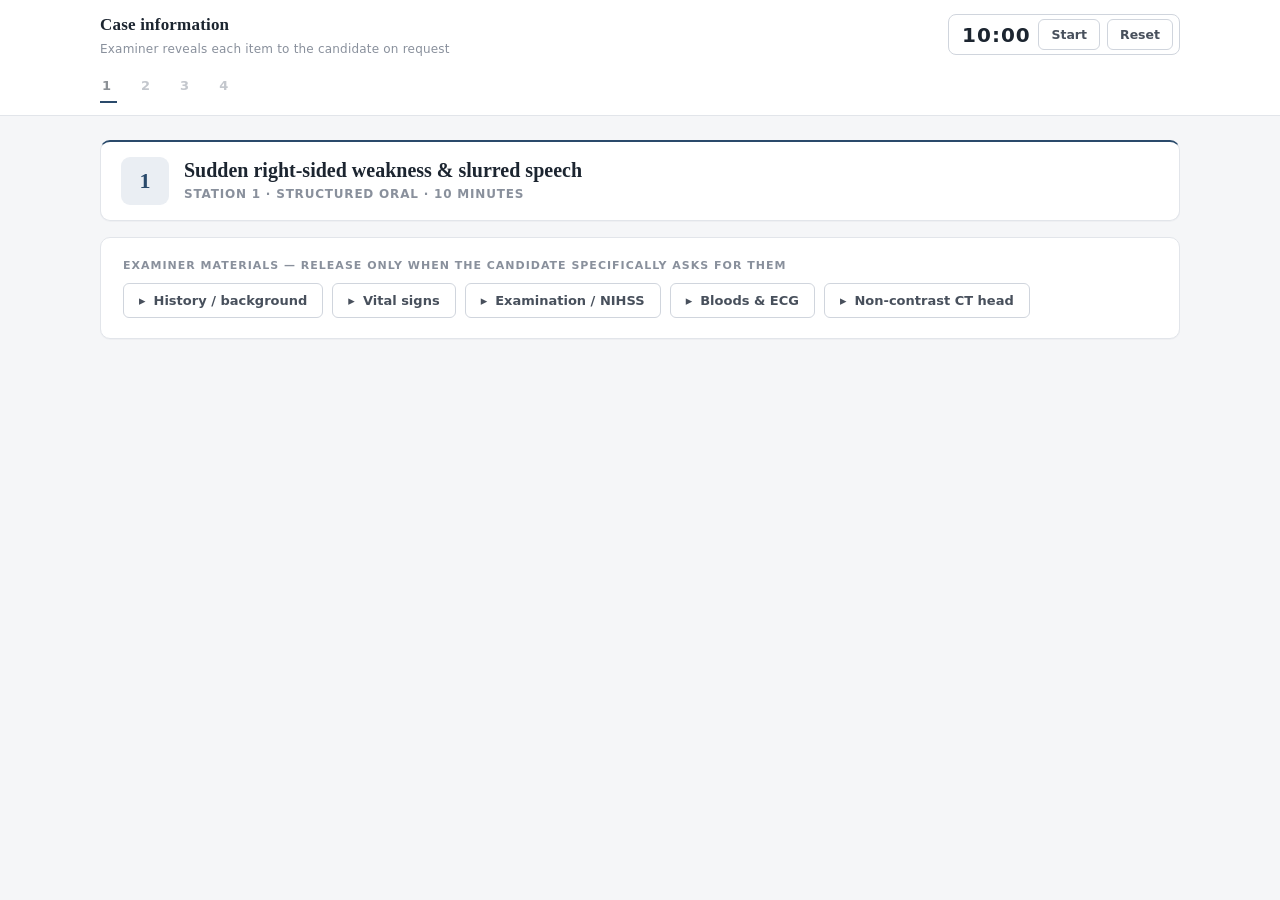
<file: information.html>
<!DOCTYPE html><html lang="en"><head><meta charset="UTF-8"><meta name="viewport" content="width=device-width, initial-scale=1.0"><title>OSCE — Case Information (examiner to candidate)</title>
<style>
  :root{
    --surface:#ffffff; --surface-2:#f5f6f8; --surface-3:#eceef2;
    --ink:#1c2530; --ink-soft:#48505c; --ink-faint:#89909c;
    --line:#e2e5ea; --line-strong:#d0d5dd;
    --accent:#2a4a6b; --accent-bg:#eaeef3;
    --ok:#2f6b4f; --ok-bg:#e9f1ec;
    --warn:#8a6a2f; --warn-bg:#f3ecdf;
    --danger:#9d3b33; --danger-bg:#f4e7e5;
    --shadow:0 1px 1px rgba(28,37,48,.03); --shadow-lg:0 2px 10px rgba(28,37,48,.08);
    --radius:10px; --radius-sm:7px;
  }
  *{box-sizing:border-box}
  html,body{margin:0;padding:0}
  body{
    font-family:ui-sans-serif,system-ui,-apple-system,"Segoe UI",Roboto,Helvetica,Arial,sans-serif;
    color:var(--ink); background:var(--surface-2); line-height:1.5; -webkit-font-smoothing:antialiased;
  }
  h1,h2,h3,.serif,.presenting-title,.dx-title,.station-head .badge,.hero h2,.card>h3,.ovcard h3{
    font-family:Georgia,"Iowan Old Style","Times New Roman",serif;font-weight:600;
  }

  /* ---------------- Header ---------------- */
  header.topbar{position:sticky;top:0;z-index:50;background:var(--surface);border-bottom:1px solid var(--line)}
  .topbar-inner{max-width:1120px;margin:0 auto;padding:12px 20px}
  .brandrow{display:flex;align-items:center;gap:14px;flex-wrap:wrap}
  .crest{width:42px;height:42px;border-radius:8px;flex:none;background:var(--accent-bg);border:1px solid var(--line);display:grid;place-items:center}
  .crest svg{width:24px;height:24px;stroke:var(--accent)}
  .titlewrap h1{margin:0;font-size:17px;letter-spacing:.2px;color:var(--ink)}
  .titlewrap p{margin:2px 0 0;font-size:12px;color:var(--ink-faint);letter-spacing:.2px}
  .spacer{flex:1}
  .modewrap{display:flex;align-items:center;gap:9px}
  .mode-label{font-size:11px;color:var(--ink-faint);text-transform:uppercase;letter-spacing:.8px}
  .toggle{--w:210px;position:relative;width:var(--w);height:38px;border-radius:8px;background:var(--surface-3);border:1px solid var(--line-strong);cursor:pointer;padding:0;overflow:hidden;flex:none}
  .toggle .knob{position:absolute;top:3px;left:3px;height:30px;width:calc(var(--w)/2 - 3px);background:var(--surface);border-radius:6px;transition:transform .22s cubic-bezier(.4,.1,.2,1);box-shadow:0 1px 2px rgba(0,0,0,.12)}
  body.examiner-mode .toggle .knob{transform:translateX(calc(var(--w)/2))}
  .toggle .opt{position:absolute;top:0;height:38px;width:calc(var(--w)/2);display:grid;place-items:center;font-size:12.5px;font-weight:700;letter-spacing:.2px;z-index:2}
  .toggle .opt.cand{left:0;color:var(--ink)} .toggle .opt.exam{right:0;color:var(--ink-faint)}
  body.examiner-mode .toggle .opt.cand{color:var(--ink-faint)} body.examiner-mode .toggle .opt.exam{color:var(--ink)}

  .navrow{display:flex;gap:0;flex-wrap:wrap;margin-top:12px}
  .pill{appearance:none;border:0;border-bottom:2px solid transparent;background:transparent;color:var(--ink-faint);padding:8px 2px;margin-right:22px;font-size:13px;font-weight:600;cursor:pointer;font-family:inherit}
  .pill:hover{color:var(--ink)}
  .pill.active{color:var(--ink);border-bottom-color:var(--accent)}
  .pill .num{opacity:.5;margin-right:4px;font-weight:800}

  .toolsrow{display:none;align-items:center;gap:10px;flex-wrap:wrap;margin-top:12px;padding-top:12px;border-top:1px solid var(--line)}
  body.examiner-mode .toolsrow{display:flex}
  .tool-btn{appearance:none;border:1px solid var(--line-strong);background:var(--surface);color:var(--ink-soft);padding:7px 12px;border-radius:6px;font-size:12.5px;font-weight:600;cursor:pointer;font-family:inherit}
  .tool-btn:hover{background:var(--surface-3)}
  .toolsrow .hint{font-size:11.5px;color:var(--ink-faint)}
  .timerbox{margin-left:auto;display:flex;align-items:center;gap:7px;background:var(--surface);border:1px solid var(--line-strong);border-radius:8px;padding:4px 6px 4px 12px}
  .timerbox .t{font-variant-numeric:tabular-nums;font-weight:800;font-size:20px;letter-spacing:1px;min-width:70px;text-align:center;color:var(--ink)}
  .timerbox.warn{background:var(--danger-bg);border-color:#d8b0ab}
  .timerbox.warn .t{color:var(--danger)}
  .mini{appearance:none;border:1px solid var(--line-strong);background:var(--surface);color:var(--ink-soft);width:28px;height:28px;border-radius:6px;font-size:14px;cursor:pointer;font-weight:800}
  .mini:hover{background:var(--surface-3)}

  /* ---------------- Layout ---------------- */
  main{max-width:1120px;margin:0 auto;padding:24px 20px 80px}
  .view{display:none;animation:fade .2s ease}
  .view.active{display:block}
  @keyframes fade{from{opacity:0;transform:translateY(5px)}to{opacity:1;transform:none}}

  .card{background:var(--surface);border:1px solid var(--line);border-radius:var(--radius);padding:20px 22px;box-shadow:var(--shadow);margin-bottom:16px}
  .card>h3{margin:0 0 10px;font-size:16px}
  .kicker{font-size:11px;font-weight:800;letter-spacing:1px;text-transform:uppercase;color:var(--ink-faint);margin-bottom:9px}

  /* Overview */
  .hero{background:var(--surface);border:1px solid var(--line);border-radius:var(--radius);padding:24px 26px;box-shadow:var(--shadow);margin-bottom:20px}
  .hero h2{margin:0 0 6px;font-size:21px}
  .hero p{margin:0;color:var(--ink-soft);font-size:14px;max-width:820px}
  .factrow{display:flex;gap:10px;flex-wrap:wrap;margin-top:16px}
  .fact{background:var(--surface-2);border:1px solid var(--line);border-radius:var(--radius-sm);padding:9px 13px;font-size:12.5px;color:var(--ink-soft)}
  .fact b{color:var(--ink)}
  .callout{margin-top:16px;display:flex;gap:11px;align-items:flex-start;background:var(--warn-bg);border:1px solid #e6d5b0;border-radius:var(--radius-sm);padding:12px 15px;color:#6b4e18;font-size:13px}
  .callout svg{flex:none;margin-top:1px;stroke:var(--warn)}

  .ovgrid{display:grid;grid-template-columns:repeat(2,1fr);gap:14px}
  .ovcard{background:var(--surface);border:1px solid var(--line);border-left:3px solid var(--accent);border-radius:var(--radius);padding:16px 18px;box-shadow:var(--shadow);cursor:pointer;transition:box-shadow .15s}
  .ovcard:hover{box-shadow:var(--shadow-lg)}
  .ovcard .st-tag{font-size:11px;font-weight:800;letter-spacing:.8px;text-transform:uppercase;color:var(--ink-faint)}
  .ovcard h3{margin:5px 0 5px;font-size:17px}
  .ovcard-dx{margin:0 0 6px;font-weight:700;color:var(--accent);font-size:13.5px}
  .ovcard p{margin:0;color:var(--ink-soft);font-size:13px}
  .ovcard .meta{margin-top:11px;display:flex;gap:14px;font-size:11.5px;color:var(--ink-faint);flex-wrap:wrap}
  .ovcard .meta b{color:var(--ink-soft)}

  /* Station head */
  .station-head{display:flex;align-items:center;gap:15px;flex-wrap:wrap;background:var(--surface);border:1px solid var(--line);border-top:2px solid var(--accent);border-radius:var(--radius);padding:15px 20px;box-shadow:var(--shadow);margin-bottom:16px}
  .station-head .badge{width:48px;height:48px;border-radius:9px;flex:none;background:var(--accent-bg);color:var(--accent);display:grid;place-items:center;font-size:22px}
  .presenting-title{font-size:20px;font-weight:600;line-height:1.2}
  body.examiner-mode .presenting-title{font-size:12px;font-weight:800;letter-spacing:.6px;text-transform:uppercase;color:var(--ink-faint);margin-bottom:2px;font-family:ui-sans-serif,system-ui,sans-serif}
  .dx-title{display:none;margin:0;font-size:20px}
  body.examiner-mode .dx-title{display:block}
  .station-head .sub{margin:3px 0 0;font-size:12px;color:var(--ink-faint);text-transform:uppercase;letter-spacing:.8px;font-weight:700}
  .scorechip{margin-left:auto;display:none;align-items:center;gap:12px;background:var(--surface-2);border:1px solid var(--line);border-radius:9px;padding:8px 14px}
  body.examiner-mode .scorechip{display:flex}
  .scorechip .val{font-size:18px;font-weight:800;font-variant-numeric:tabular-nums}
  .scorechip .lab{font-size:10px;color:var(--ink-faint);text-transform:uppercase;letter-spacing:.6px}
  .scorechip .band{font-size:11.5px;font-weight:800;padding:3px 10px;border-radius:999px;white-space:nowrap}
  .b-cf{background:var(--danger-bg);color:var(--danger)} .b-bf{background:#f6ede0;color:var(--warn)}
  .b-bp{background:#eef4ee;color:var(--ok)} .b-cp{background:var(--ok-bg);color:var(--ok)} .b-ex{background:var(--accent-bg);color:var(--accent)}

  /* Candidate door card */
  .doorcard{background:var(--surface);border:1px solid var(--line);border-radius:var(--radius);box-shadow:var(--shadow);margin-bottom:16px;overflow:hidden}
  .doorcard .dc-head{background:var(--accent);color:#fff;padding:12px 20px;display:flex;justify-content:space-between;align-items:baseline;flex-wrap:wrap;gap:6px}
  .doorcard .dc-head .l{font-size:12px;letter-spacing:.6px;text-transform:uppercase;opacity:.9}
  .doorcard .dc-head .r{font-size:12.5px;font-weight:700}
  .doorcard .dc-body{padding:18px 22px}
  .dc-row{display:flex;gap:14px;margin:11px 0;font-size:14px}
  .dc-row:first-child{margin-top:0}
  .dc-row b{min-width:150px;flex:none;color:var(--ink-soft);font-weight:700}
  .dc-row ol,.dc-row ul{margin:0;padding-left:20px} .dc-row li{margin:3px 0}
  .dc-vignette{font-size:15.5px;line-height:1.7;margin:0;color:var(--ink)}
  .dc-instr{margin-top:14px;padding:12px 15px;background:var(--surface-2);border:1px dashed var(--line-strong);border-radius:var(--radius-sm);font-size:13px;color:var(--ink-soft)}

  /* stimulus reveals (candidate) */
  .reveals{display:flex;gap:9px;flex-wrap:wrap}
  .reveal-btn{appearance:none;border:1px solid var(--line-strong);color:var(--ink-soft);background:var(--surface);padding:9px 15px;border-radius:6px;font-size:13px;font-weight:600;cursor:pointer;display:inline-flex;align-items:center;gap:8px;font-family:inherit}
  .reveal-btn:hover{background:var(--surface-3)}
  .reveal-btn.opened{background:var(--accent);border-color:var(--accent);color:#fff}
  .reveal-btn .chev{transition:transform .2s} .reveal-btn.opened .chev{transform:rotate(90deg)}
  .reveal-panel{display:none;margin-top:14px;animation:fade .18s ease} .reveal-panel.show{display:block}

  .vitals{display:grid;grid-template-columns:repeat(auto-fit,minmax(115px,1fr));gap:9px}
  .vital{background:var(--surface-2);border:1px solid var(--line);border-radius:8px;padding:9px 11px;text-align:center}
  .vital .lab{font-size:10.5px;color:var(--ink-faint);text-transform:uppercase;letter-spacing:.5px}
  .vital .num{font-size:19px;font-weight:800;margin-top:2px;font-variant-numeric:tabular-nums}
  .vital.flag .num{color:var(--danger)} .vital.warn2 .num{color:var(--warn)}
  .datagrid{display:grid;grid-template-columns:repeat(auto-fit,minmax(150px,1fr));gap:9px}
  .datapill{background:var(--surface-2);border:1px solid var(--line);border-radius:8px;padding:9px 12px;font-size:13px}
  .datapill b{display:block;font-size:10.5px;color:var(--ink-faint);text-transform:uppercase;letter-spacing:.5px;margin-bottom:2px}
  .findlist{list-style:none;margin:0;padding:0}
  .findlist li{padding:8px 0;border-bottom:1px solid var(--line);font-size:13.7px;display:flex;gap:10px}
  .findlist li:last-child{border-bottom:0}
  .findlist li::before{content:"";width:6px;height:6px;border-radius:50%;background:var(--accent);margin-top:7px;flex:none}

  figure.fig{margin:0}
  figure.fig img{width:100%;height:auto;max-height:460px;object-fit:contain;display:block;border:1px solid var(--line);border-radius:8px;background:#0b0d11}
  figure.fig svg{width:100%;height:auto;display:block;border:1px solid var(--line);border-radius:8px;background:#fff}
  figure.fig figcaption{font-size:11.5px;color:var(--ink-faint);margin-top:7px;text-align:center}
  figure.fig figcaption .cred{display:block;font-size:10.5px;opacity:.8;margin-top:2px}

  /* Examiner-only */
  .examiner-only{display:none} body.examiner-mode .examiner-only{display:block}
  .exam-banner{display:none;align-items:center;gap:11px;background:var(--surface);border:1px solid var(--line);border-left:2px solid var(--accent);border-radius:var(--radius-sm);padding:11px 15px;margin-bottom:16px;color:var(--ink-soft);font-size:13px}
  body.examiner-mode .exam-banner{display:flex}
  .exam-banner svg{flex:none;stroke:var(--accent)}
  .conduct{background:var(--surface-2);border:1px solid var(--line);border-radius:var(--radius-sm);padding:13px 16px;font-size:13px;color:var(--ink-soft);margin-bottom:14px}
  .conduct b{color:var(--ink)}
  .conduct ul{margin:8px 0 0;padding-left:18px} .conduct li{margin:3px 0}

  /* Assessment sheet */
  .sheet{border:1px solid var(--line);border-radius:var(--radius);overflow:hidden}
  .sheet-scale{display:flex;gap:16px;flex-wrap:wrap;padding:10px 16px;background:var(--surface-3);font-size:11.5px;color:var(--ink-soft);border-bottom:1px solid var(--line)}
  .sheet-scale b{color:var(--ink)}
  .domain{border-bottom:1px solid var(--line)}
  .domain-head{display:flex;justify-content:space-between;align-items:center;padding:9px 16px;background:var(--surface-2);font-size:11.5px;font-weight:800;letter-spacing:.5px;text-transform:uppercase;color:var(--accent)}
  .domain-head .dsub{font-variant-numeric:tabular-nums;color:var(--ink-faint);font-weight:700}
  .item{display:grid;grid-template-columns:1fr 118px;gap:12px;align-items:start;padding:12px 16px;border-top:1px solid var(--line)}
  .domain-head + .item{border-top:0}
  .item:hover{background:var(--surface-2)}
  .item-main{display:flex;gap:11px}
  .item-main .qn{width:22px;height:22px;flex:none;border-radius:6px;background:var(--accent);color:#fff;display:grid;place-items:center;font-size:12px;font-weight:700;margin-top:1px}
  .item .q{font-size:14px;font-weight:600;color:var(--ink)}
  .item .model{font-size:12.8px;color:var(--ink-soft);margin-top:4px}
  .item .model b{color:var(--ink)}
  .item .crit{display:inline-block;font-size:10px;font-weight:800;color:var(--danger);letter-spacing:.4px;margin-top:4px}
  .score{display:flex;gap:5px;justify-content:flex-end}
  .score label{cursor:pointer}
  .score input{position:absolute;opacity:0;width:0;height:0}
  .score span{display:grid;place-items:center;width:32px;height:32px;border:1px solid var(--line-strong);border-radius:7px;font-size:14px;font-weight:800;color:var(--ink-faint);background:var(--surface);transition:.1s}
  .score label:hover span{border-color:var(--accent)}
  .score input:checked + span{background:var(--accent);border-color:var(--accent);color:#fff}
  .score .s0 input:checked + span{background:var(--ink-faint);border-color:var(--ink-faint)}

  .sheet-foot{display:flex;align-items:center;gap:16px;flex-wrap:wrap;padding:14px 16px;background:var(--surface-2);border-top:2px solid var(--line-strong)}
  .sheet-foot .total{font-size:15px;font-weight:800}
  .sheet-foot .total span{color:var(--accent)}
  .bar{flex:1;min-width:150px;height:10px;border-radius:999px;background:var(--surface-3);overflow:hidden;border:1px solid var(--line)}
  .bar .fill{height:100%;width:0;background:var(--accent);transition:width .3s}
  .bandnote{font-size:12px;color:var(--ink-faint)}

  .global{margin-top:16px}
  .global .lab{font-size:11px;font-weight:800;letter-spacing:.6px;text-transform:uppercase;color:var(--ink-faint);margin-bottom:8px}
  .grating{display:flex;gap:8px;flex-wrap:wrap}
  .grating label{border:1px solid var(--line-strong);border-radius:8px;padding:8px 13px;font-size:12.5px;font-weight:700;cursor:pointer;color:var(--ink-soft)}
  .grating input{display:none}
  .grating label:hover{border-color:var(--accent)}
  .grating input:checked + label{background:var(--accent);color:#fff;border-color:var(--accent)}
  .std-note{margin-top:12px;font-size:11.5px;color:var(--ink-faint);line-height:1.6;background:var(--surface-2);border:1px solid var(--line);border-radius:var(--radius-sm);padding:11px 14px}
  .notes{margin-top:12px} .notes textarea{width:100%;min-height:64px;border:1px solid var(--line);border-radius:8px;padding:11px;font-family:inherit;font-size:13px;resize:vertical;color:var(--ink)}
  .notes textarea:focus{outline:2px solid var(--accent);border-color:var(--accent)}

  .stationnav{display:flex;justify-content:space-between;margin-top:8px;gap:10px}
  .stationnav button{appearance:none;border:1px solid var(--line-strong);background:var(--surface);color:var(--ink-soft);padding:10px 17px;border-radius:8px;font-size:13.5px;font-weight:700;cursor:pointer;font-family:inherit}
  .stationnav button:hover{border-color:var(--accent);color:var(--accent)}

  footer.foot{max-width:1120px;margin:0 auto;padding:0 20px 60px;color:var(--ink-faint);font-size:11.5px}
  .disc{background:var(--surface);border:1px solid var(--line);border-radius:9px;padding:14px 18px;line-height:1.7}
  .disc b{color:var(--ink-soft)}

  @media (max-width:820px){
    .ovgrid{grid-template-columns:1fr}
    .item{grid-template-columns:1fr;gap:8px} .score{justify-content:flex-start}
    .dc-row{flex-direction:column;gap:3px} .dc-row b{min-width:0}
  }
  /* Present-to-candidate: locked projection (opened via #present=sN) shows ONLY the door card */
  body.present-mode header.topbar,
  body.present-mode footer.foot,
  body.present-mode .stationnav,
  body.present-mode .station-head,
  body.present-mode .exam-banner{display:none!important}
  body.present-mode main{max-width:900px;padding-top:36px}
  body.present-mode .doorcard{box-shadow:0 4px 26px rgba(28,37,48,.10)}

  @media print{
    /* examiner content prints only in examiner mode → native Ctrl+P in candidate mode leaks nothing */
    header.topbar,.reveals,.reveal-btn,.stationnav,.exam-banner,.callout,.factrow,.doorcard,#overview{display:none!important}
    body{background:#fff}
    body.examiner-mode .view{display:block!important}
    body.examiner-mode .reveal-panel{display:block!important}
    body.examiner-mode .examiner-only{display:block!important}
    body.examiner-mode .card.examiner-only:has(.reveals){display:none!important}
    .card,.station-head,.hero,.sheet{box-shadow:none;break-inside:avoid}
    .view{page-break-after:always}
    .score input:checked + span{-webkit-print-color-adjust:exact;print-color-adjust:exact}
  }
</style>
</head>
<body class="candidate-mode">
<header class="topbar"><div class="topbar-inner">
  <div class="brandrow">
    <div class="titlewrap"><h1>Case information</h1><p>Examiner reveals each item to the candidate on request</p></div>
    <div class="spacer"></div>
    <div class="timerbox" id="timerBox"><span class="t" id="timerT">10:00</span><button class="tool-btn" id="tStart">Start</button><button class="tool-btn" id="tReset">Reset</button></div>
  </div>
  <nav class="navrow" id="nav">
    <button class="pill active" data-target="s1"><span class="num">1</span></button>
    <button class="pill" data-target="s2"><span class="num">2</span></button>
    <button class="pill" data-target="s3"><span class="num">3</span></button>
    <button class="pill" data-target="s4"><span class="num">4</span></button>
  </nav>
</div></header>
<main>
<section class="view active" id="s1">
<div class="station-head">
      <div class="badge">1</div>
      <div>
        <div class="presenting-title">Sudden right-sided weakness &amp; slurred speech</div>
        <h2 class="dx-title">Acute ischaemic stroke</h2>
        <div class="sub">Station 1 · Structured oral · 10 minutes</div>
      </div>
      <div class="scorechip"><div><div class="lab">Checklist</div><div class="val" data-score="s1">0 / 0</div></div><div class="band b-cf" data-band="s1">Clear Fail</div></div>
    </div>
<div class="card">
      <div class="kicker">Examiner materials — release ONLY when the candidate specifically asks for them</div>
      <div class="reveals">
        <button class="reveal-btn" data-panel="s1ph"><span class="chev">▸</span> History / background</button>
        <button class="reveal-btn" data-panel="s1p0"><span class="chev">▸</span> Vital signs</button>
        <button class="reveal-btn" data-panel="s1p1"><span class="chev">▸</span> Examination / NIHSS</button>
        <button class="reveal-btn" data-panel="s1p2"><span class="chev">▸</span> Bloods &amp; ECG</button>
        <button class="reveal-btn" data-panel="s1p3"><span class="chev">▸</span> Non-contrast CT head</button>
      </div>
      <div class="reveal-panel" id="s1ph">
        <ul class="findlist">
          <li>Last seen well 90 minutes ago; found unable to lift the right arm and speaking unclearly.</li>
          <li>Past history: hypertension, type 2 diabetes, atrial fibrillation — <b>not</b> on anticoagulation.</li>
          <li>No recent surgery, trauma or bleeding; on no anticoagulants; independent at baseline.</li>
        </ul>
      </div>
      <div class="reveal-panel" id="s1p0">
        <div class="vitals">
          <div class="vital warn2"><div class="lab">BP</div><div class="num">182/98</div></div>
          <div class="vital"><div class="lab">HR</div><div class="num">98 irr</div></div>
          <div class="vital"><div class="lab">RR</div><div class="num">16</div></div>
          <div class="vital"><div class="lab">SpO₂</div><div class="num">97%</div></div>
          <div class="vital"><div class="lab">Temp</div><div class="num">36.8</div></div>
          <div class="vital"><div class="lab">Glucose</div><div class="num">8.1</div></div>
        </div>
      </div>
      <div class="reveal-panel" id="s1p1">
        <ul class="findlist">
          <li>Alert (GCS 15); dysarthric with expressive dysphasia (non-fluent, naming impaired).</li>
          <li>Forced gaze deviation to the left; right homonymous hemianopia.</li>
          <li>Right lower facial droop; right arm 1/5, right leg 2/5; reduced sensation and inattention on the right.</li>
          <li><b>NIHSS ≈ 18</b> (moderate–severe).</li>
        </ul>
      </div>
      <div class="reveal-panel" id="s1p2">
        <div class="datagrid">
          <div class="datapill"><b>Glucose</b>8.1 mmol/L</div><div class="datapill"><b>Platelets</b>246 ×10⁹/L</div>
          <div class="datapill"><b>INR</b>1.0</div><div class="datapill"><b>aPTT</b>Normal</div>
          <div class="datapill"><b>Creatinine</b>84 µmol/L</div><div class="datapill"><b>ECG</b>Atrial fibrillation ~98</div>
        </div>
      </div>
      <div class="reveal-panel" id="s1p3">
        <figure class="fig">
          <img src="osce-images/stroke-ct.jpg" alt="Non-contrast CT head, hyperdense left MCA sign" loading="lazy">
          <figcaption>Non-contrast CT — hyperdense <b>left</b> MCA (“dense artery”) sign; no haemorrhage. CTA (on request): occlusion of the left M1 segment.
            <span class="cred">Image: Wikimedia Commons, CC BY-SA 3.0.</span></figcaption>
        </figure>
      </div>
    </div>
</section>
<section class="view" id="s2">
<div class="station-head">
      <div class="badge">2</div>
      <div>
        <div class="presenting-title">Progressive breathlessness &amp; difficulty swallowing</div>
        <h2 class="dx-title">Myasthenic crisis</h2>
        <div class="sub">Station 2 · Structured oral · 10 minutes</div>
      </div>
      <div class="scorechip"><div><div class="lab">Checklist</div><div class="val" data-score="s2">0 / 0</div></div><div class="band b-cf" data-band="s2">Clear Fail</div></div>
    </div>
<div class="card">
      <div class="kicker">Examiner materials — release ONLY when the candidate specifically asks for them</div>
      <div class="reveals">
        <button class="reveal-btn" data-panel="s2ph"><span class="chev">▸</span> History / background</button>
        <button class="reveal-btn" data-panel="s2p0"><span class="chev">▸</span> Vital signs</button>
        <button class="reveal-btn" data-panel="s2p1"><span class="chev">▸</span> Examination</button>
        <button class="reveal-btn" data-panel="s2p2"><span class="chev">▸</span> Bedside respiratory tests</button>
        <button class="reveal-btn" data-panel="s2p3"><span class="chev">▸</span> ABG &amp; bloods</button>
      </div>
      <div class="reveal-panel" id="s2ph">
        <ul class="findlist">
          <li>Known myasthenia gravis, maintained on pyridostigmine.</li>
          <li>Chest infection last week — started on <b>azithromycin</b> (a new antibiotic) by a clinic.</li>
          <li>Weakness is fatigable and worse towards the evening; no chest pain; no other new drugs.</li>
        </ul>
      </div>
      <div class="reveal-panel" id="s2p0">
        <div class="vitals">
          <div class="vital warn2"><div class="lab">RR</div><div class="num">28</div></div>
          <div class="vital flag"><div class="lab">SpO₂</div><div class="num">92%</div></div>
          <div class="vital warn2"><div class="lab">HR</div><div class="num">112</div></div>
          <div class="vital"><div class="lab">BP</div><div class="num">138/84</div></div>
          <div class="vital"><div class="lab">Temp</div><div class="num">37.4</div></div>
          <div class="vital warn2"><div class="lab">Single-breath count</div><div class="num">12</div></div>
        </div>
      </div>
      <div class="reveal-panel" id="s2p1">
        <ul class="findlist">
          <li>Bilateral fatigable ptosis; nasal dysarthria, weak cough, pooled secretions, poor swallow.</li>
          <li>Neck-flexion weakness; proximal fatigable limb weakness; reflexes preserved; no sensory loss.</li>
          <li>Using accessory muscles; cannot complete a sentence in one breath.</li>
        </ul>
        <figure class="fig" style="margin-top:12px">
          <img src="osce-images/mg-ptosis.jpg" alt="Ptosis in myasthenia gravis" loading="lazy">
          <figcaption>Ptosis in myasthenia gravis (fatigable, may be asymmetric).<span class="cred">Image: Wikimedia Commons, CC BY 2.0.</span></figcaption>
        </figure>
      </div>
      <div class="reveal-panel" id="s2p2">
        <div class="datagrid">
          <div class="datapill"><b>FVC</b>0.9 L (≈14 mL/kg) ↓</div>
          <div class="datapill"><b>NIF / MIP</b>−22 cmH₂O (weak)</div>
          <div class="datapill"><b>Single-breath count</b>12 (normal &gt;25)</div>
          <div class="datapill"><b>Cough</b>Weak, wet</div>
        </div>
      </div>
      <div class="reveal-panel" id="s2p3">
        <div class="datagrid">
          <div class="datapill"><b>ABG (air)</b>pH 7.34 · pCO₂ 6.9 kPa ↑ · pO₂ 9.1</div>
          <div class="datapill"><b>Interpretation</b>Rising CO₂ = a late, ominous sign</div>
          <div class="datapill"><b>CBC / CRP</b>Mild leucocytosis, CRP 40</div>
          <div class="datapill"><b>Chest X-ray</b>Right basal infiltrate</div>
          <div class="datapill"><b>Pupils</b>Normal; no fasciculations</div>
        </div>
      </div>
    </div>
</section>
<section class="view" id="s3">
<div class="station-head">
      <div class="badge">3</div>
      <div>
        <div class="presenting-title">Painful loss of vision in one eye</div>
        <h2 class="dx-title">Optic neuritis / first presentation of MS</h2>
        <div class="sub">Station 3 · Structured oral · 10 minutes</div>
      </div>
      <div class="scorechip"><div><div class="lab">Checklist</div><div class="val" data-score="s3">0 / 0</div></div><div class="band b-cf" data-band="s3">Clear Fail</div></div>
    </div>
<div class="card">
      <div class="kicker">Examiner materials — release ONLY when the candidate specifically asks for them</div>
      <div class="reveals">
        <button class="reveal-btn" data-panel="s3ph"><span class="chev">▸</span> History / background</button>
        <button class="reveal-btn" data-panel="s3p0"><span class="chev">▸</span> Baseline / acuity</button>
        <button class="reveal-btn" data-panel="s3p1"><span class="chev">▸</span> Eye examination</button>
        <button class="reveal-btn" data-panel="s3p2"><span class="chev">▸</span> MRI orbits</button>
        <button class="reveal-btn" data-panel="s3p3"><span class="chev">▸</span> MRI brain</button>
      </div>
      <div class="reveal-panel" id="s3ph">
        <ul class="findlist">
          <li>Six months ago: transient numbness of the right leg lasting about two weeks — not reported at the time.</li>
          <li>Otherwise well; no regular medications; no bladder or bowel symptoms.</li>
          <li>No recent illness; non-smoker.</li>
        </ul>
      </div>
      <div class="reveal-panel" id="s3p0">
        <div class="vitals">
          <div class="vital"><div class="lab">BP</div><div class="num">118/72</div></div>
          <div class="vital"><div class="lab">HR</div><div class="num">76</div></div>
          <div class="vital"><div class="lab">Temp</div><div class="num">36.9</div></div>
          <div class="vital"><div class="lab">Left VA</div><div class="num">6/24</div></div>
          <div class="vital"><div class="lab">Right VA</div><div class="num">6/6</div></div>
        </div>
      </div>
      <div class="reveal-panel" id="s3p1">
        <ul class="findlist">
          <li>Reduced acuity left (6/24); marked <b>red desaturation</b> left eye.</li>
          <li><b>Relative afferent pupillary defect (RAPD)</b> on the left; central scotoma; pain on eye movement.</li>
          <li>Fundus normal (retrobulbar) — swelling would indicate papillitis; normal in ~2⁄3.</li>
          <li>Other cranial nerves and limbs normal today.</li>
        </ul>
      </div>
      <div class="reveal-panel" id="s3p2">
        <ul class="findlist">
          <li><b>MRI orbits</b> (coronal fat-sat T2 / post-gad T1): mild enlargement, T2 hyperintensity and subtle enhancement of the <b>left</b> optic nerve — in keeping with optic neuritis.</li>
        </ul>
      </div>
      <div class="reveal-panel" id="s3p3">
        <figure class="fig">
          <img src="osce-images/ms-brain-mri-axial-flair.png" alt="Axial FLAIR MRI showing periventricular MS lesions" loading="lazy">
          <figcaption>Axial FLAIR brain — multiple periventricular ovoid white-matter lesions typical of demyelination (MS).
            <span class="cred">Image: Wikimedia Commons (PLoS ONE), CC BY 2.5.</span></figcaption>
        </figure>
      </div>
    </div>
</section>
<section class="view" id="s4">
<div class="station-head">
      <div class="badge">4</div>
      <div>
        <div class="presenting-title">Prolonged, ongoing convulsion</div>
        <h2 class="dx-title">Convulsive status epilepticus</h2>
        <div class="sub">Station 4 · Structured oral · 10 minutes</div>
      </div>
      <div class="scorechip"><div><div class="lab">Checklist</div><div class="val" data-score="s4">0 / 0</div></div><div class="band b-cf" data-band="s4">Clear Fail</div></div>
    </div>
<div class="card">
      <div class="kicker">Examiner materials — release ONLY when the candidate specifically asks for them</div>
      <div class="reveals">
        <button class="reveal-btn" data-panel="s4ph"><span class="chev">▸</span> Collateral history</button>
        <button class="reveal-btn" data-panel="s4p0"><span class="chev">▸</span> On arrival (still seizing)</button>
        <button class="reveal-btn" data-panel="s4p1"><span class="chev">▸</span> Point-of-care &amp; bloods</button>
        <button class="reveal-btn" data-panel="s4p2"><span class="chev">▸</span> Course after first-line</button>
        <button class="reveal-btn" data-panel="s4p3"><span class="chev">▸</span> EEG (in ICU)</button>
      </div>
      <div class="reveal-panel" id="s4ph">
        <ul class="findlist">
          <li>Known epilepsy; ran out of his medication a few days ago.</li>
          <li>Paramedics gave <b>one dose of a benzodiazepine ~4 minutes ago</b> with no effect.</li>
          <li>No trauma reported; no fever; no other collateral available.</li>
        </ul>
      </div>
      <div class="reveal-panel" id="s4p0">
        <div class="vitals">
          <div class="vital flag"><div class="lab">State</div><div class="num">Seizing</div></div>
          <div class="vital warn2"><div class="lab">SpO₂</div><div class="num">89%</div></div>
          <div class="vital warn2"><div class="lab">HR</div><div class="num">126</div></div>
          <div class="vital"><div class="lab">BP</div><div class="num">148/90</div></div>
          <div class="vital warn2"><div class="lab">Temp</div><div class="num">37.9</div></div>
          <div class="vital"><div class="lab">Glucose</div><div class="num">?</div></div>
        </div>
      </div>
      <div class="reveal-panel" id="s4p1">
        <div class="datagrid">
          <div class="datapill"><b>Capillary glucose</b>6.4 mmol/L</div><div class="datapill"><b>Na⁺</b>137 mmol/L</div>
          <div class="datapill"><b>Ca²⁺ / Mg²⁺</b>Normal</div><div class="datapill"><b>AED level</b>Sub-therapeutic</div>
          <div class="datapill"><b>Tox / alcohol</b>Pending</div><div class="datapill"><b>ABG</b>Mixed acidosis, lactate ↑</div>
        </div>
      </div>
      <div class="reveal-panel" id="s4p2">
        <ul class="findlist">
          <li>After a full-dose IV benzodiazepine he is <b>still convulsing at ~15 minutes</b>.</li>
          <li>You give a second-line IV antiseizure medication at full loading dose.</li>
          <li>Seizure continues at ~35 minutes → <b>refractory status</b>: prepare for intubation, anaesthetic infusion, ICU and continuous EEG.</li>
        </ul>
      </div>
      <div class="reveal-panel" id="s4p3">
        <figure class="fig">
          <img src="osce-images/status-eeg-alt-seizure-onset.png" alt="EEG showing generalised epileptiform discharges" loading="lazy">
          <figcaption>Illustrative EEG — generalised spike-and-wave discharges (a teaching image, not this patient's trace). In status epilepticus, continuous EEG is used to confirm ongoing or non-convulsive seizures, especially after paralysis/anaesthesia.
            <span class="cred">Image: Wikimedia Commons, CC BY-SA.</span></figcaption>
        </figure>
      </div>
    </div>
</section>
</main>
<script>
(function(){
function show(id){document.querySelectorAll('.view').forEach(function(v){v.classList.toggle('active',v.id===id);});document.querySelectorAll('.pill').forEach(function(p){p.classList.toggle('active',p.dataset.target===id);});window.scrollTo({top:0,behavior:'smooth'});resetTimer();}
document.getElementById('nav').addEventListener('click',function(e){var t=e.target.closest('[data-target]');if(t)show(t.dataset.target);});
document.querySelectorAll('.reveal-btn').forEach(function(b){b.addEventListener('click',function(){var p=document.getElementById(b.dataset.panel);if(p)b.classList.toggle('opened',p.classList.toggle('show'));});});
var total=600,rem=600,tick=null,tt=document.getElementById('timerT'),box=document.getElementById('timerBox'),sb=document.getElementById('tStart');
function rnd(){var m=Math.floor(rem/60),s=rem%60;tt.textContent=(m<10?'0':'')+m+':'+(s<10?'0':'')+s;box.classList.toggle('warn',rem<=120);}
function stopT(){clearInterval(tick);tick=null;sb.textContent='Start';}
function resetTimer(){stopT();rem=total;rnd();}
sb.addEventListener('click',function(){if(tick){stopT();return;}if(rem<=0)rem=total;sb.textContent='Pause';tick=setInterval(function(){rem--;rnd();if(rem<=0)stopT();},1000);});
document.getElementById('tReset').addEventListener('click',resetTimer);
rnd();
})();
</script>
</body></html>
</file>
